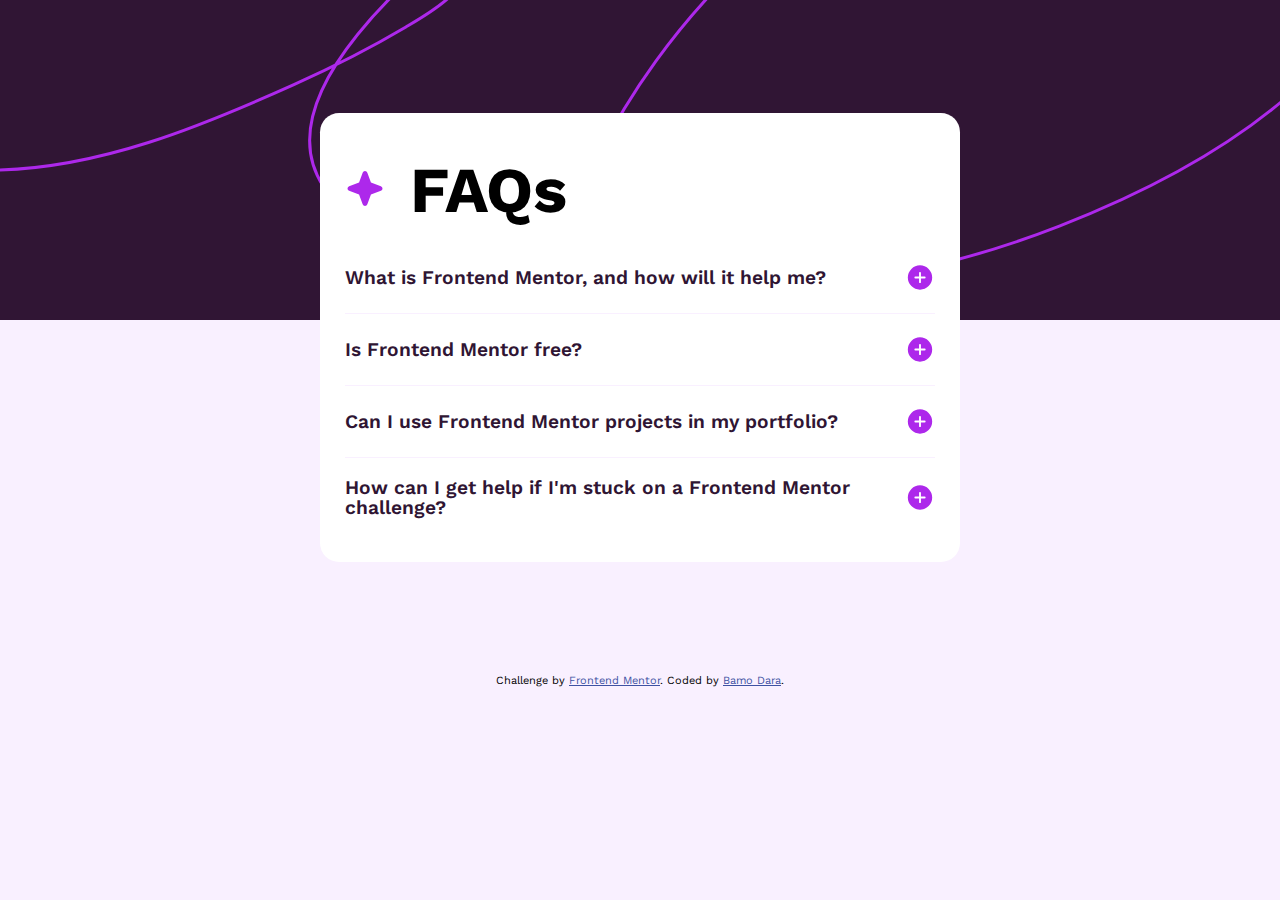
<file: faq-accordion/index.html>
<!DOCTYPE html>
<html lang="en">
<head>
  <meta charset="UTF-8">
  <meta name="viewport" content="width=device-width, initial-scale=1.0"> <!-- displays site properly based on user's device -->

  <link rel="icon" type="image/png" sizes="32x32" href="./assets/images/favicon-32x32.png">
  
  <title>Frontend Mentor | FAQ accordion</title>
  <link rel="preconnect" href="https://fonts.googleapis.com">
  <link rel="preconnect" href="https://fonts.gstatic.com" crossorigin>
  <link href="https://fonts.googleapis.com/css2?family=Work+Sans:ital,wght@0,100..900;1,100..900&display=swap" rel="stylesheet">
  <link href="styles.css" rel="stylesheet" />

  <script src="app.js" defer></script>

</head>
<body>
<main>
  <div class="faq">

    <div class="faq__title">
      <div class="faq__title-icon">
        <img class="faq__title-icon__img" alt="a star icon" src="assets/images/icon-star.svg" />
      </div>
      <h1 class="faq__title__text">FAQs</h1>
    </div>

    <div class="faq__container">
      <div class="faq__container__question">
        <h2 class="faq__container__question__header">What is Frontend Mentor, and how will it help me?</h2>
        <img class="faq__container__question__icon" alt="Icon of accordion button state" src="assets/images/icon-plus.svg" />
      </div>
      <p class="faq__container__answer"> Frontend Mentor offers realistic coding challenges to help developers improve their frontend coding skills with projects in HTML, CSS, and JavaScript. It's suitable for all levels and ideal for portfolio building.</p>
    </div>
    <div class="faq__container">
      <div class="faq__container__question">
        <h2 class="faq__container__question__header">Is Frontend Mentor free?</h2>
        <img class="faq__container__question__icon" alt="Icon of accordion button state" src="assets/images/icon-plus.svg" />
      </div>
      <p class="faq__container__answer">Yes, Frontend Mentor offers both free and premium coding challenges, with the free option providing access to a range of projects suitable for all skill levels.</p>
    </div>

    <div class="faq__container">
      <div class="faq__container__question">
        <h2 class="faq__container__question__header">Can I use Frontend Mentor projects in my portfolio?</h2>
        <img class="faq__container__question__icon" alt="Icon of accordion button state" src="assets/images/icon-plus.svg" />
      </div>
      <p class="faq__container__answer">Yes, you can use projects completed on Frontend Mentor in your portfolio. It's an excellent way to showcase your skills to potential employers!</p>
    </div>

    <div class="faq__container">
      <div class="faq__container__question">
        <h2 class="faq__container__question__header">How can I get help if I'm stuck on a Frontend Mentor challenge?</h2>
        <img class="faq__container__question__icon" alt="Icon of accordion button state" src="assets/images/icon-plus.svg" />
      </div>
      <p class="faq__container__answer">The best place to get help is inside Frontend Mentor's Discord community. There's a help channel where you can ask questions and seek support from other community members.</p>
    </div>
  </div>
</main>

  <div class="attribution">
    Challenge by <a href="https://www.frontendmentor.io/challenges/faq-accordion-wyfFdeBwBz" target="_blank">Frontend Mentor</a>.
    Coded by <a href="https://www.frontendmentor.io/profile/Bamo-D-Abdallah">Bamo Dara</a>.
  </div>
</body>
</html>
</file>
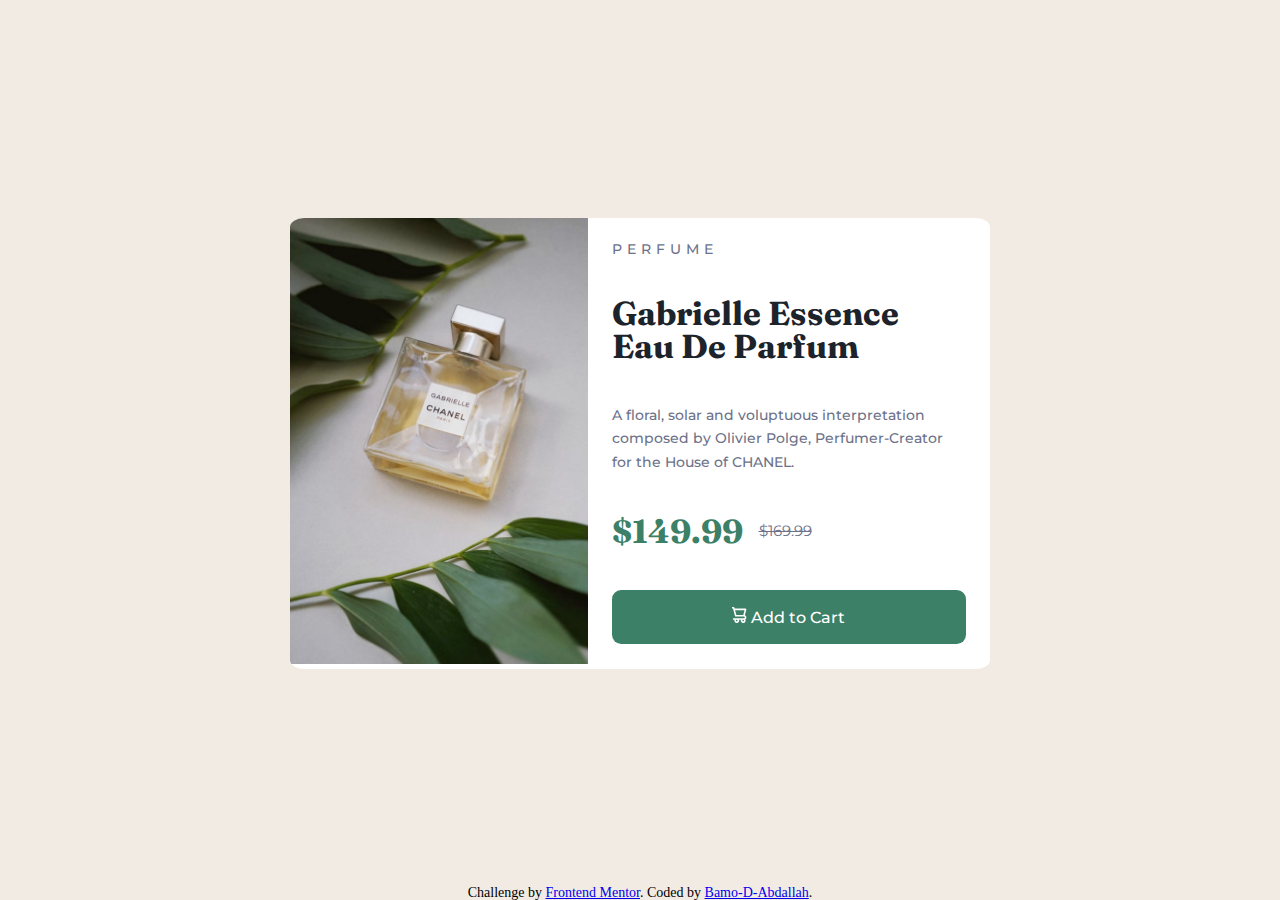
<file: product-preview-card-component/index.html>
<!DOCTYPE html>
<html lang="en">
<head>
  <meta charset="UTF-8">
  <meta name="viewport" content="width=device-width, initial-scale=1.0"> <!-- displays site properly based on user's device -->

  <link rel="icon" type="image/png" sizes="32x32" href="./images/favicon-32x32.png">
  
  <title>Frontend Mentor | Product preview card component</title>


  <link rel="preconnect" href="https://fonts.googleapis.com">
  <link rel="preconnect" href="https://fonts.gstatic.com" crossorigin>
  <link href="https://fonts.googleapis.com/css2?family=Montserrat:ital,wght@0,100..900;1,100..900&display=swap" rel="stylesheet">

  <link rel="preconnect" href="https://fonts.googleapis.com">
  <link rel="preconnect" href="https://fonts.gstatic.com" crossorigin>
  <link href="https://fonts.googleapis.com/css2?family=Fraunces:ital,opsz,wght@0,9..144,100..900;1,9..144,100..900&display=swap" rel="stylesheet">

  <link href="styles.css" rel="stylesheet" />

</head>
<body>

<main>
  <div class="card">
    <div class="card__section1">
      <img class="card__section1__image__mobile" alt="Image of a fragnance" src="images/image-product-mobile.jpg" />
      <img class="card__section1__image__desktop" alt="Image of a fragnance" src="images/image-product-desktop.jpg" />
    </div>

    <div class="card__section2">
      <p class="card__section2__tag">Perfume</p>
      <h1 class="card__section2__header">Gabrielle Essence Eau De Parfum</h1>
      <p class="card__section2__description">A floral, solar and voluptuous interpretation composed by Olivier Polge, Perfumer-Creator for the House of CHANEL.</p>
      <div class="card__section2__price">
        <p class="card__section2__price__discount">$149.99</p>
        <p class="card__section2__price__actual">$169.99</p>
      </div>
      <button class="card__section2__button"><img alt="an icon of cart" src="images/icon-cart.svg"> Add to Cart</button>
    </div>
  </div>
</main>

  
  <div class="attribution">
    Challenge by <a href="https://www.frontendmentor.io/challenges/product-preview-card-component-GO7UmttRfa" target="_blank">Frontend Mentor</a>.
    Coded by <a href="https://www.frontendmentor.io/profile/Bamo-D-Abdallah">Bamo-D-Abdallah</a>.
  </div>
</body>
</html>
</file>
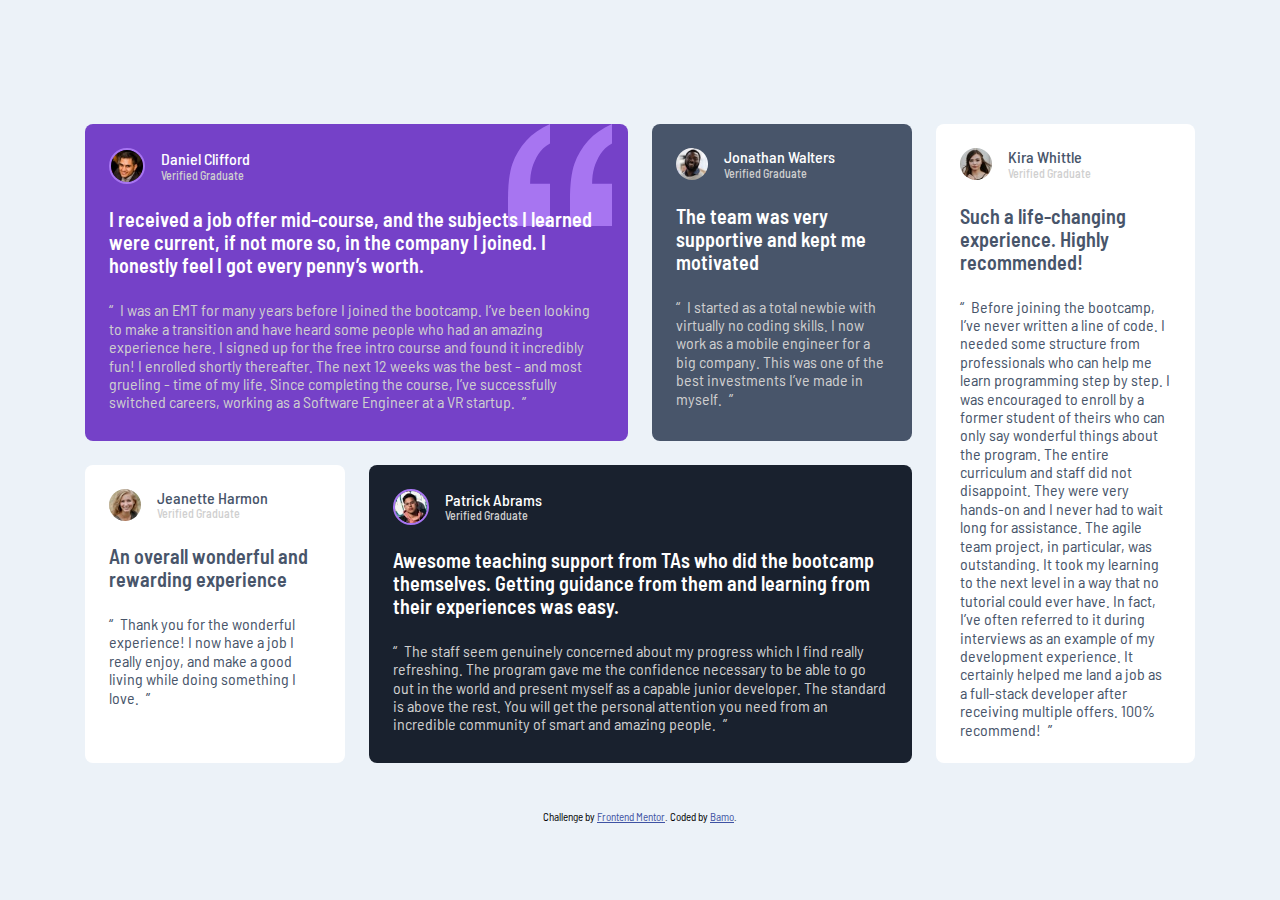
<file: junior/testimonials-grid-section/index.html>
<!doctype html>
<html lang="en">
  <head>
    <meta charset="UTF-8" />
    <meta name="viewport" content="width=device-width, initial-scale=1.0" />
    <!-- displays site properly based on user's device -->

    <link
      rel="icon"
      type="image/png"
      sizes="32x32"
      href="./images/favicon-32x32.png"
    />

    <title>Frontend Mentor | [Challenge Name Here]</title>

    <link rel="preconnect" href="https://fonts.googleapis.com" />
    <link rel="preconnect" href="https://fonts.gstatic.com" crossorigin />
    <link
      href="https://fonts.googleapis.com/css2?family=Barlow+Semi+Condensed:ital,wght@0,100;0,200;0,300;0,400;0,500;0,600;0,700;0,800;0,900;1,100;1,200;1,300;1,400;1,500;1,600;1,700;1,800;1,900&display=swap"
      rel="stylesheet"
    />

    <link rel="stylesheet" href="styles.css" />

    <!-- Feel free to remove these styles or customise in your own stylesheet 👍 -->
    <style>
      .attribution {
        font-size: 11px;
        text-align: center;
      }
      .attribution a {
        color: hsl(228, 45%, 44%);
      }
    </style>
  </head>
  <body>
    <main>
      <div class="card card--violet">
        <div class="card__profile-container">
          <img
            class="card__profile-image card__profile-image--violet"
            src="images/image-daniel.jpg"
            alt="The image of the profile"
          />
          <div class="card__profile-content">
            <p class="card__profile-name">Daniel Clifford</p>
            <p class="card__profile-status">Verified Graduate</p>
          </div>
        </div>
        <p class="card__paragraph">
          I received a job offer mid-course, and the subjects I learned were
          current, if not more so, in the company I joined. I honestly feel I
          got every penny’s worth.
        </p>
        <blockquote class="card__quote">
          I was an EMT for many years before I joined the bootcamp. I’ve been
          looking to make a transition and have heard some people who had an
          amazing experience here. I signed up for the free intro course and
          found it incredibly fun! I enrolled shortly thereafter. The next 12
          weeks was the best - and most grueling - time of my life. Since
          completing the course, I’ve successfully switched careers, working as
          a Software Engineer at a VR startup.
        </blockquote>
      </div>

      <div class="card card--dark-grayish">
        <div class="card__profile-container">
          <img
            class="card__profile-image"
            src="images/image-jonathan.jpg"
            alt="The image of the profile"
          />
          <div class="card__profile-content">
            <p class="card__profile-name">Jonathan Walters</p>
            <p class="card__profile-status">Verified Graduate</p>
          </div>
        </div>
        <p class="card__paragraph">
          The team was very supportive and kept me motivated
        </p>
        <blockquote class="card__quote">
          I started as a total newbie with virtually no coding skills. I now
          work as a mobile engineer for a big company. This was one of the best
          investments I’ve made in myself.
        </blockquote>
      </div>

      <div class="card card--white">
        <div class="card__profile-container">
          <img
            class="card__profile-image"
            src="images/image-jeanette.jpg"
            alt="The image of the profile"
          />
          <div class="card__profile-content">
            <p class="card__profile-name card__profile-name--dark-grayish">
              Jeanette Harmon
            </p>
            <p class="card__profile-status card__profile-status--dark-gray">
              Verified Graduate
            </p>
          </div>
        </div>
        <p class="card__paragraph card__paragraph--dark-grayish">
          An overall wonderful and rewarding experience
        </p>
        <blockquote class="card__quote card__quote--dark-grayish">
          Thank you for the wonderful experience! I now have a job I really
          enjoy, and make a good living while doing something I love.
        </blockquote>
      </div>

      <div class="card card--dark-blue">
        <div class="card__profile-container">
          <img
            class="card__profile-image card__profile-image--violet"
            src="images/image-patrick.jpg"
            alt="The image of the profile"
          />
          <div class="card__profile-content">
            <p class="card__profile-name">Patrick Abrams</p>
            <p class="card__profile-status">Verified Graduate</p>
          </div>
        </div>
        <p class="card__paragraph">
          Awesome teaching support from TAs who did the bootcamp themselves.
          Getting guidance from them and learning from their experiences was
          easy.
        </p>
        <blockquote class="card__quote">
          The staff seem genuinely concerned about my progress which I find
          really refreshing. The program gave me the confidence necessary to be
          able to go out in the world and present myself as a capable junior
          developer. The standard is above the rest. You will get the personal
          attention you need from an incredible community of smart and amazing
          people.
        </blockquote>
      </div>

      <div class="card card--white">
        <div class="card__profile-container">
          <img
            class="card__profile-image"
            src="images/image-kira.jpg"
            alt="The image of the profile"
          />
          <div class="card__profile-content">
            <p class="card__profile-name card__profile-name--dark-grayish">
              Kira Whittle
            </p>
            <p class="card__profile-status">Verified Graduate</p>
          </div>
        </div>
        <p class="card__paragraph card__paragraph--dark-grayish">
          Such a life-changing experience. Highly recommended!
        </p>
        <blockquote class="card__quote card__quote--dark-grayish">
          Before joining the bootcamp, I’ve never written a line of code. I
          needed some structure from professionals who can help me learn
          programming step by step. I was encouraged to enroll by a former
          student of theirs who can only say wonderful things about the program.
          The entire curriculum and staff did not disappoint. They were very
          hands-on and I never had to wait long for assistance. The agile team
          project, in particular, was outstanding. It took my learning to the
          next level in a way that no tutorial could ever have. In fact, I’ve
          often referred to it during interviews as an example of my development
          experience. It certainly helped me land a job as a full-stack
          developer after receiving multiple offers. 100% recommend!
        </blockquote>
      </div>
    </main>

    <footer>
      <div class="attribution">
        Challenge by
        <a
          href="https://www.frontendmentor.io/challenges/testimonials-grid-section-Nnw6J7Un7"
          target="_blank"
          >Frontend Mentor</a
        >. Coded by <a href="https://github.com/Bamo-D-Abdallah">Bamo</a>.
      </div>
    </footer>
  </body>
</html>
</file>
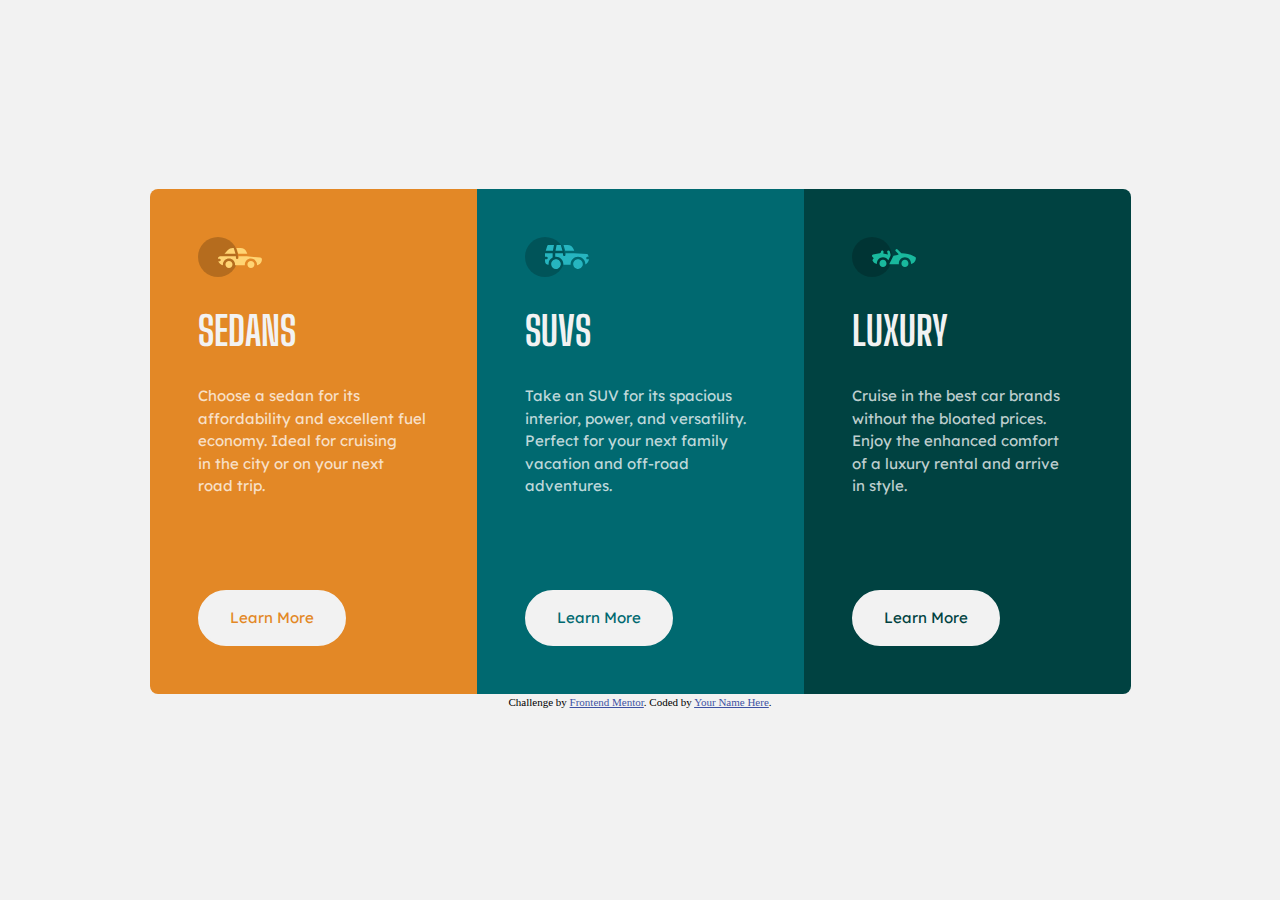
<file: newbie/3-column-preview-card-component/index.html>
<!doctype html>
<html lang="en">
  <head>
    <meta charset="UTF-8" />
    <meta name="viewport" content="width=device-width, initial-scale=1.0" />
    <!-- displays site properly based on user's device -->

    <link rel="preconnect" href="https://fonts.googleapis.com" />
    <link rel="preconnect" href="https://fonts.gstatic.com" crossorigin />
    <link
      href="https://fonts.googleapis.com/css2?family=Lexend+Deca:wght@100..900&family=Outfit:wght@100..900&display=swap"
      rel="stylesheet"
    />

    <link rel="preconnect" href="https://fonts.googleapis.com" />
    <link rel="preconnect" href="https://fonts.gstatic.com" crossorigin />
    <link
      href="https://fonts.googleapis.com/css2?family=Big+Shoulders+Display:wght@100..900&family=Lexend+Deca:wght@100..900&family=Outfit:wght@100..900&display=swap"
      rel="stylesheet"
    />

    <link
      rel="icon"
      type="image/png"
      sizes="32x32"
      href="./images/favicon-32x32.png"
    />

    <link href="./styles.css" rel="stylesheet" />

    <title>Frontend Mentor | 3-column preview card component</title>

    <!-- Feel free to remove these styles or customise in your own stylesheet 👍 -->
    <style>
      .attribution {
        font-size: 11px;
        text-align: center;
      }
      .attribution a {
        color: hsl(228, 45%, 44%);
      }
    </style>
  </head>
  <body>
    <main>
      <div class="container">
        <div class="card card--orange">
          <img alt="" src="./images/icon-sedans.svg" />
          <h1 class="card__header">Sedans</h2>
          <p class="card__text">
            Choose a sedan for its affordability and excellent fuel economy.
            Ideal for cruising in the city or on your next road trip.
          </p>
          <a class="card__link card__link--orange" href="#">Learn More</a>
        </div>

        <div class="card card--light-green">
          <img alt="" src="./images/icon-suvs.svg" />
          <h2 class="card__header">SUVs</h2>
          <p class="card__text">
            Take an SUV for its spacious interior, power, and versatility.
            Perfect for your next family vacation and off-road adventures.
          </p>
          <a class="card__link card__link--light-green" href="#">Learn More</a>
        </div>

        <div class="card card--dark-green">
          <img alt="" src="./images/icon-luxury.svg" />
          <h2 class="card__header">Luxury</h2>
          <p class="card__text">
            Cruise in the best car brands without the bloated prices. Enjoy the
            enhanced comfort of a luxury rental and arrive in style.
          </p>
          <a class="card__link card__link--dark-green" href="#">Learn More</a>
        </div>
      </div>
    </main>
    <footer>
      <div class="attribution">
        Challenge by
        <a href="https://www.frontendmentor.io?ref=challenge" target="_blank"
          >Frontend Mentor</a
        >. Coded by <a href="#">Your Name Here</a>.
      </div>
    </footer>
  </body>
</html>
</file>
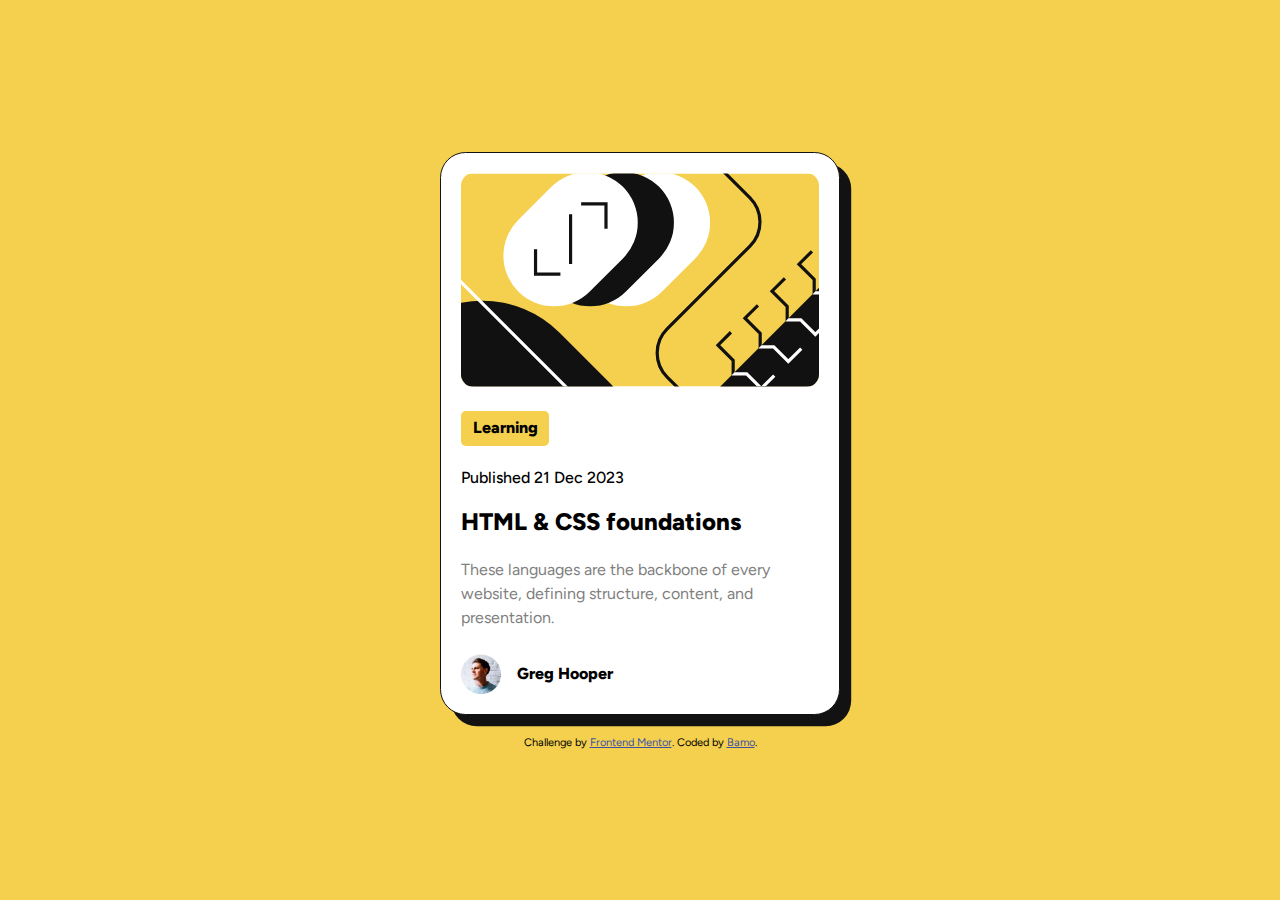
<file: newbie/blog-preview-card/index.html>
<!DOCTYPE html>
<html lang="en">
<head>
  <meta charset="UTF-8">
  <meta name="viewport" content="width=device-width, initial-scale=1.0"> <!-- displays site properly based on user's device -->

  <link rel="icon" type="image/png" sizes="32x32" href="./assets/images/favicon-32x32.png">

  <link href="styles.css" rel="stylesheet" />
  <link rel="preconnect" href="https://fonts.googleapis.com">
  <link rel="preconnect" href="https://fonts.gstatic.com" crossorigin>
  <link href="https://fonts.googleapis.com/css2?family=Figtree:ital,wght@0,300..900;1,300..900&display=swap" rel="stylesheet">


  <title>Frontend Mentor | Blog preview card</title>

</head>
<body>

<main>

  <div class="card">
    <img class="card__image" alt="A meaningless image" src="assets/images/illustration-article.svg" />
    <p class="card__tag">Learning</p>
    <p class="card__date">Published 21 Dec 2023</p>
    <h1 class="card__header">HTML & CSS foundations</h1>
    <p class="card__body">These languages are the backbone of every website, defining structure, content, and presentation.</p>
    <div class="card__author-container">
      <img class="card__author-image" alt="The image of the author" src="assets/images/image-avatar.webp" />
      <p class="card__author-name">Greg Hooper</p>
    </div>

  </div>

</main>
<footer>
  <div class="attribution">
    Challenge by <a href="https://www.frontendmentor.io/challenges/blog-preview-card-ckPaj01IcS" target="_blank">Frontend Mentor</a>.
    Coded by <a href="https://www.frontendmentor.io/profile/Bamo-D-Abdallah">Bamo</a>.
  </div>
</footer>

</body>
</html>
</file>
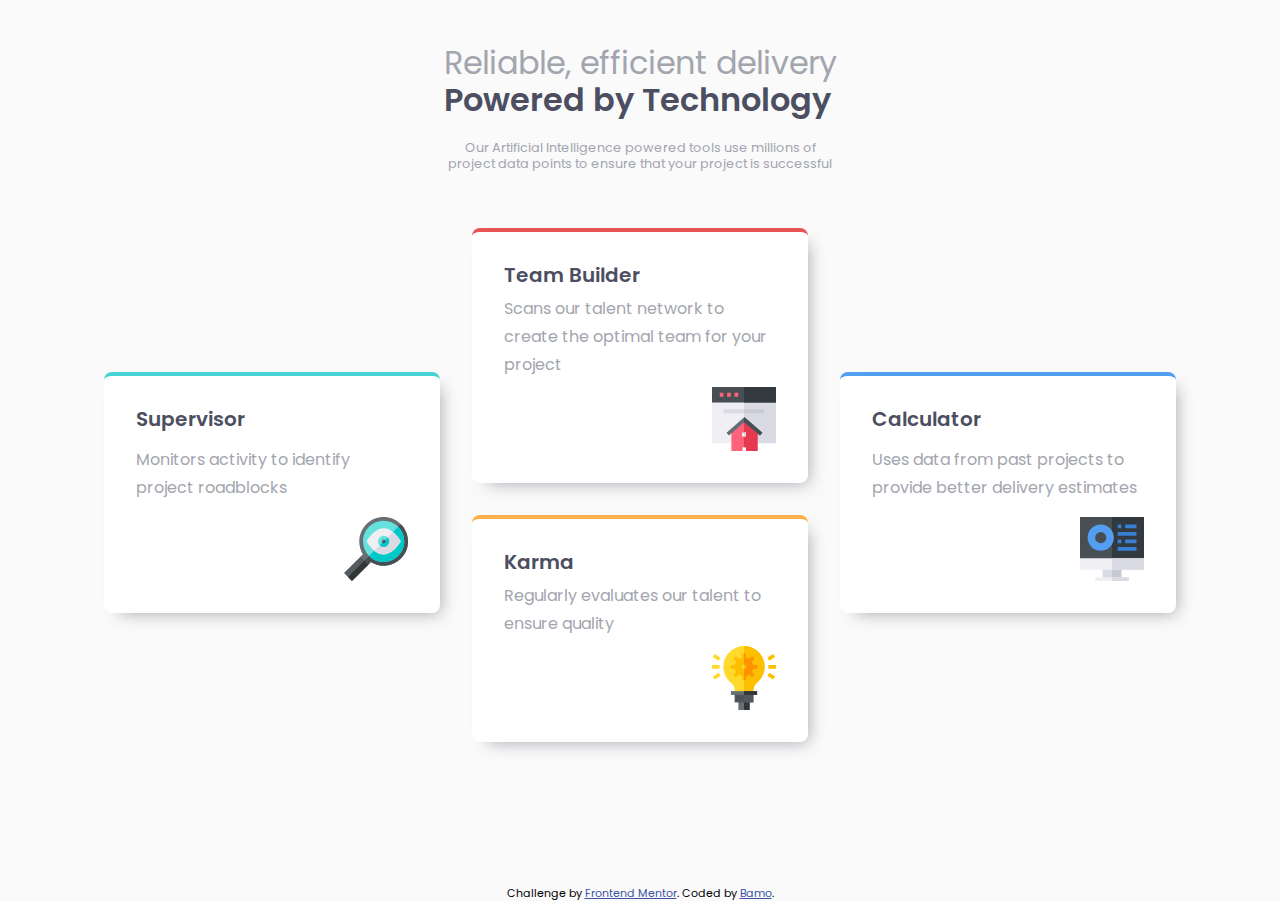
<file: newbie/four-card-feature-section/index.html>
<!DOCTYPE html>
<html lang="en">
<head>
  <meta charset="UTF-8">
  <meta name="viewport" content="width=device-width, initial-scale=1.0"> <!-- displays site properly based on user's device -->

  <link rel="icon" type="image/png" sizes="22x22" href="./images/favicon-32x32.png">


  <link rel="stylesheet" href="styles.css" />

  <link rel="preconnect" href="https://fonts.googleapis.com">
  <link rel="preconnect" href="https://fonts.gstatic.com" crossorigin>
  <link href="https://fonts.googleapis.com/css2?family=Poppins:ital,wght@0,100;0,200;0,300;0,400;0,500;0,600;0,700;0,800;0,900;1,100;1,200;1,300;1,400;1,500;1,600;1,700;1,800;1,900&display=swap" rel="stylesheet">


  <title>Frontend Mentor | Four card feature section</title>

  <!-- Feel free to remove these styles or customise in your own stylesheet 👍 -->
  <style>
    .attribution { font-size: 11px; text-align: center; }
    .attribution a { color: hsl(228, 45%, 44%); }
  </style>
</head>
<body>

<main>
  <div class="content">
    <h1 class="content__header content__header--regular">Reliable, efficient delivery <br /><span class="content__header content__header--strong">Powered by Technology</span></h1>
    <p class="content__paragraph">Our Artificial Intelligence powered tools use millions of project data points
      to ensure that your project is successful</p>
  </div>
  <div class="cards-container">
    <div class="card card--cyan">
      <h2 class="card__header">Supervisor</h2>
      <p class="card__paragraph">Monitors activity to identify project roadblocks</p>
      <img class="card__icon" alt="" src="images/icon-supervisor.svg" />
    </div>

    <div class="card card--red">
      <h2 class="card__header">Team Builder</h2>
      <p class="card__paragraph">Scans our talent network to create the optimal team for your project
      </p>
      <img class="card__icon" alt="" src="images/icon-team-builder.svg" />
    </div>

    <div class="card card--orange">
      <h2 class="card__header">Karma</h2>
      <p class="card__paragraph">Regularly evaluates our talent to ensure quality</p>
      <img class="card__icon" alt="" src="images/icon-karma.svg" />
    </div>

    <div class="card card--blue">
      <h2 class="card__header">Calculator</h2>
      <p class="card__paragraph">Uses data from past projects to provide better delivery estimates</p>
      <img class="card__icon" alt="" src="images/icon-calculator.svg" />
    </div>
  </div>




</main>
  


  
  <footer>
    <p class="attribution">
      Challenge by <a href="https://www.frontendmentor.io/challenges/four-card-feature-section-weK1eFYK" target="_blank">Frontend Mentor</a>.
      Coded by <a href="https://github.com/Bamo-D-Abdallah">Bamo</a>.
    </p>
  </footer>
</body>
</html>
</file>
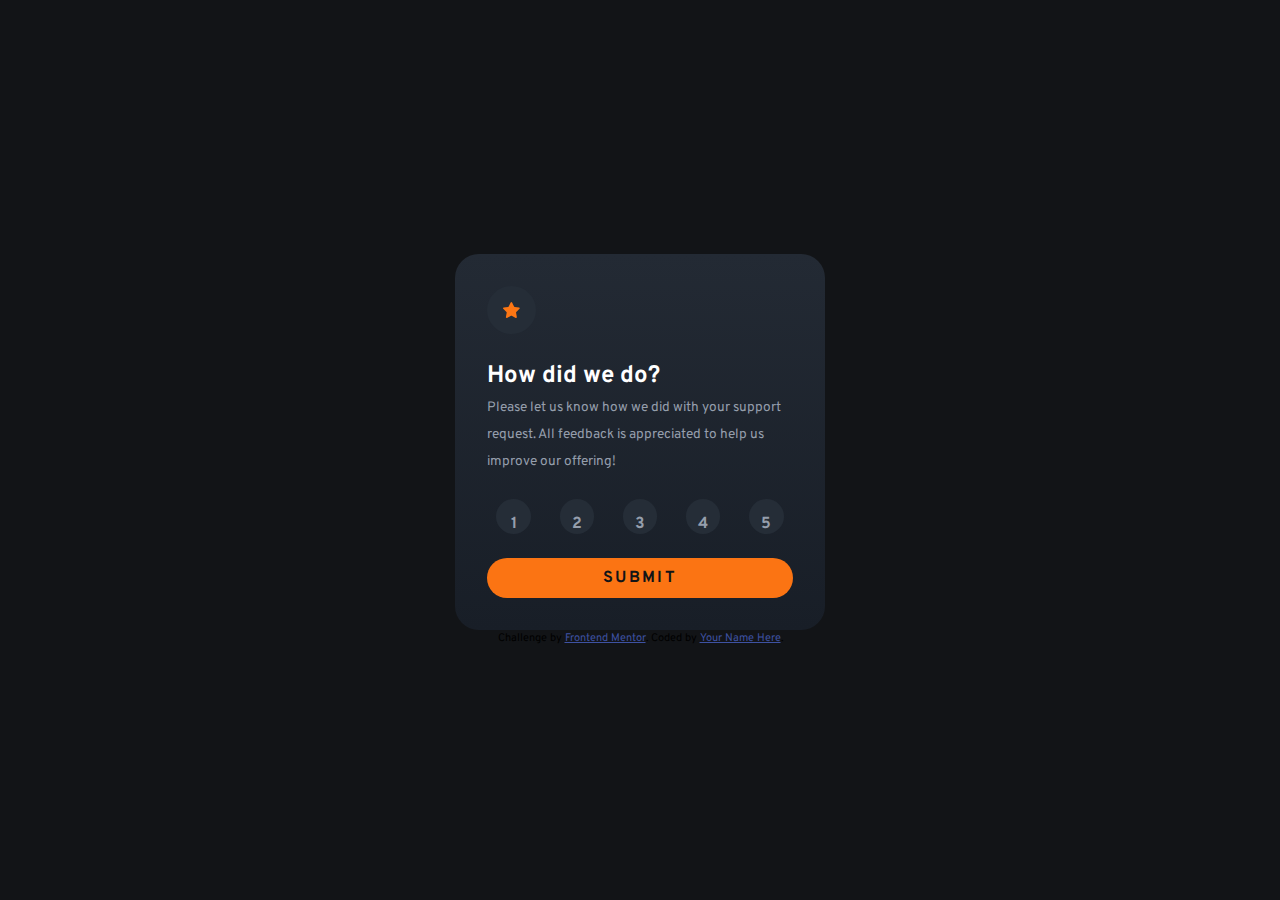
<file: newbie/interactive-rating-component/index.html>
<!DOCTYPE html>
<html lang="en">
<head>
  <meta charset="UTF-8">
  <meta name="viewport" content="width=device-width, initial-scale=1.0"> <!-- displays site properly based on user's device -->

  <link rel="icon" type="image/png" sizes="32x32" href="./images/favicon-32x32.png">

  <link rel="preconnect" href="https://fonts.googleapis.com">
  <link rel="preconnect" href="https://fonts.gstatic.com" crossorigin>
  <link href="https://fonts.googleapis.com/css2?family=Overpass:ital,wght@0,100..900;1,100..900&display=swap" rel="stylesheet">

  <link rel="stylesheet" href="styles.css" />

  <script src="app.js" defer></script>
  <title>Frontend Mentor | Interactive rating component</title>

  <!-- Feel free to remove these styles or customise in your own stylesheet 👍 -->
  <style>
    .attribution { font-size: 11px; text-align: center; }
    .attribution a { color: hsl(228, 45%, 44%); }
  </style>
</head>
<body>

  <!-- Rating state start -->

  <main>

    <form class="submit-card js-submit-card">
      <div class="submit-card__icon-container">
        <img class="submit-card__icon" src="images/icon-star.svg" alt="star icon" />
      </div>

      <hgroup>
        <h1 class="submit-card__header">How did we do?</h1>
        <p class="submit-card__paragraph">Please let us know how we did with your support request. All feedback is appreciated to help us improve our offering!</p>
      </hgroup>
      <div class="submit-card__rating-container">
        <input class="js-radio" id="rating-1" type="radio" name="radio" value="1">
        <label class="submit-card__rating" for="rating-1">1</label>

        <input class="js-radio" id="rating-2" type="radio" name="radio" value="2">
        <label class="submit-card__rating" for="rating-2">2</label>

        <input class="js-radio" id="rating-3" type="radio" name="radio" value="3">
        <label class="submit-card__rating" for="rating-3">3</label>

        <input class="js-radio" id="rating-4" type="radio" name="radio" value="4">
        <label class="submit-card__rating" for="rating-4">4</label>

        <input class="js-radio" id="rating-5" type="radio" name="radio" value="5">
        <label class="submit-card__rating" for="rating-5">5</label>
      </div>
      <input type="submit" class="submit-card__submit js-submit">
    </form>



    <div class="success-card js-success-card" style="display: none">
      <img src="images/illustration-thank-you.svg" alt="An image of a mobile phone">
      <p class="success-card__tag js-tag">You selected 4 out of 5</p>

      <hgroup>
        <h2 class="success-card__header">Thank you!</h2>
        <p class="success-card__paragraph">We appreciate you taking the time to give a rating. If you ever need more support, don’t hesitate to get in touch!</p>
      </hgroup>
    </div>
  </main>


  <footer>
    <div class="attribution">
      Challenge by <a href="https://www.frontendmentor.io?ref=challenge" target="_blank">Frontend Mentor</a>.
      Coded by <a href="#">Your Name Here</a>.
    </div>
  </footer>

</body>
</html>
</file>
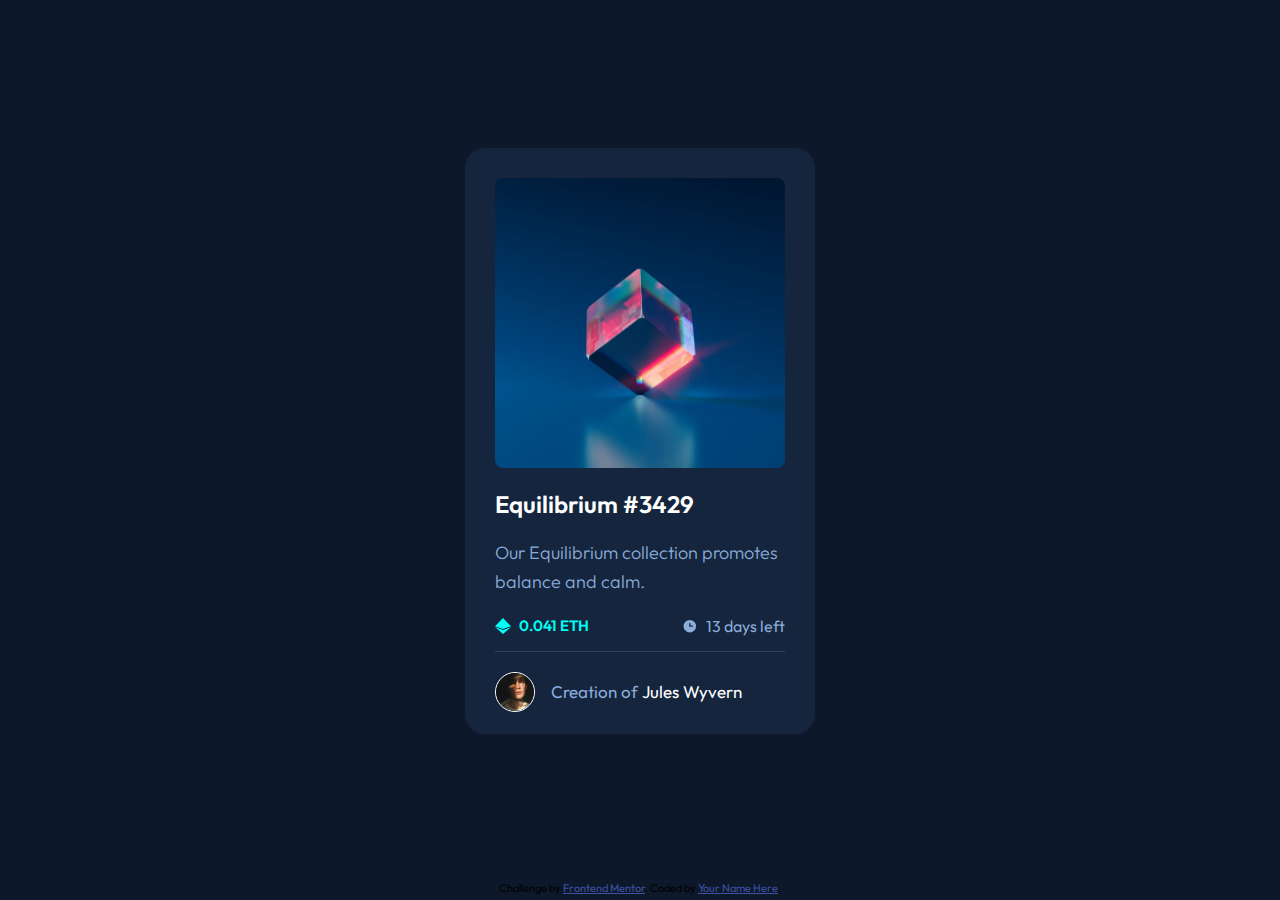
<file: newbie/nft-preview-card-component/index.html>
<!doctype html>
<html lang="en">
    <head>
        <meta charset="UTF-8" />
        <meta name="viewport" content="width=device-width, initial-scale=1.0" />
        <!-- displays site properly based on user's device -->

        <link
            rel="icon"
            type="image/png"
            sizes="32x32"
            href="./images/favicon-32x32.png"
        />
        <link rel="preconnect" href="https://fonts.googleapis.com" />
        <link rel="preconnect" href="https://fonts.gstatic.com" crossorigin />
        <link
            href="https://fonts.googleapis.com/css2?family=Outfit:wght@100..900&display=swap"
            rel="stylesheet"
        />
        <link rel="stylesheet" href="./styles.css" />
        <title>Frontend Mentor | NFT preview card component</title>

        <!-- Feel free to remove these styles or customise in your own stylesheet 👍 -->
        <style>
            .attribution {
                font-size: 11px;
                text-align: center;
            }
            .attribution a {
                color: hsl(228, 45%, 44%);
            }
        </style>
    </head>
    <body>
        <main>
            <div class="card">
                <div class="card__main-image">
                    <img alt="" src="./images/image-equilibrium.jpg" />
                    <div class="card__main-image-overlay"></div>
                </div>
                <h1 class="card__header">Equilibrium #3429</h1>
                <p class="card__text">
                    Our Equilibrium collection promotes balance and calm.
                </p>
                <div class="card__point-container">
                    <div class="icon-text">
                        <img alt="" src="./images/icon-ethereum.svg" />
                        <span class="card__point">0.041 ETH</span>
                    </div>

                    <div class="icon-text">
                        <img alt="" src="./images/icon-clock.svg" />
                        <span class="card__days">13 days left</span>
                    </div>
                </div>
                <div class="card__user-container">
                    <img alt="The user icon" src="./images/image-avatar.png" />
                    <p class="card__user">
                        Creation of <span>Jules Wyvern</span>
                    </p>
                </div>
            </div>
        </main>
        <footer>
            <div class="attribution">
                Challenge by
                <a
                    href="https://www.frontendmentor.io?ref=challenge"
                    target="_blank"
                    >Frontend Mentor</a
                >. Coded by <a href="#">Your Name Here</a>.
            </div>
        </footer>
    </body>
</html>
</file>
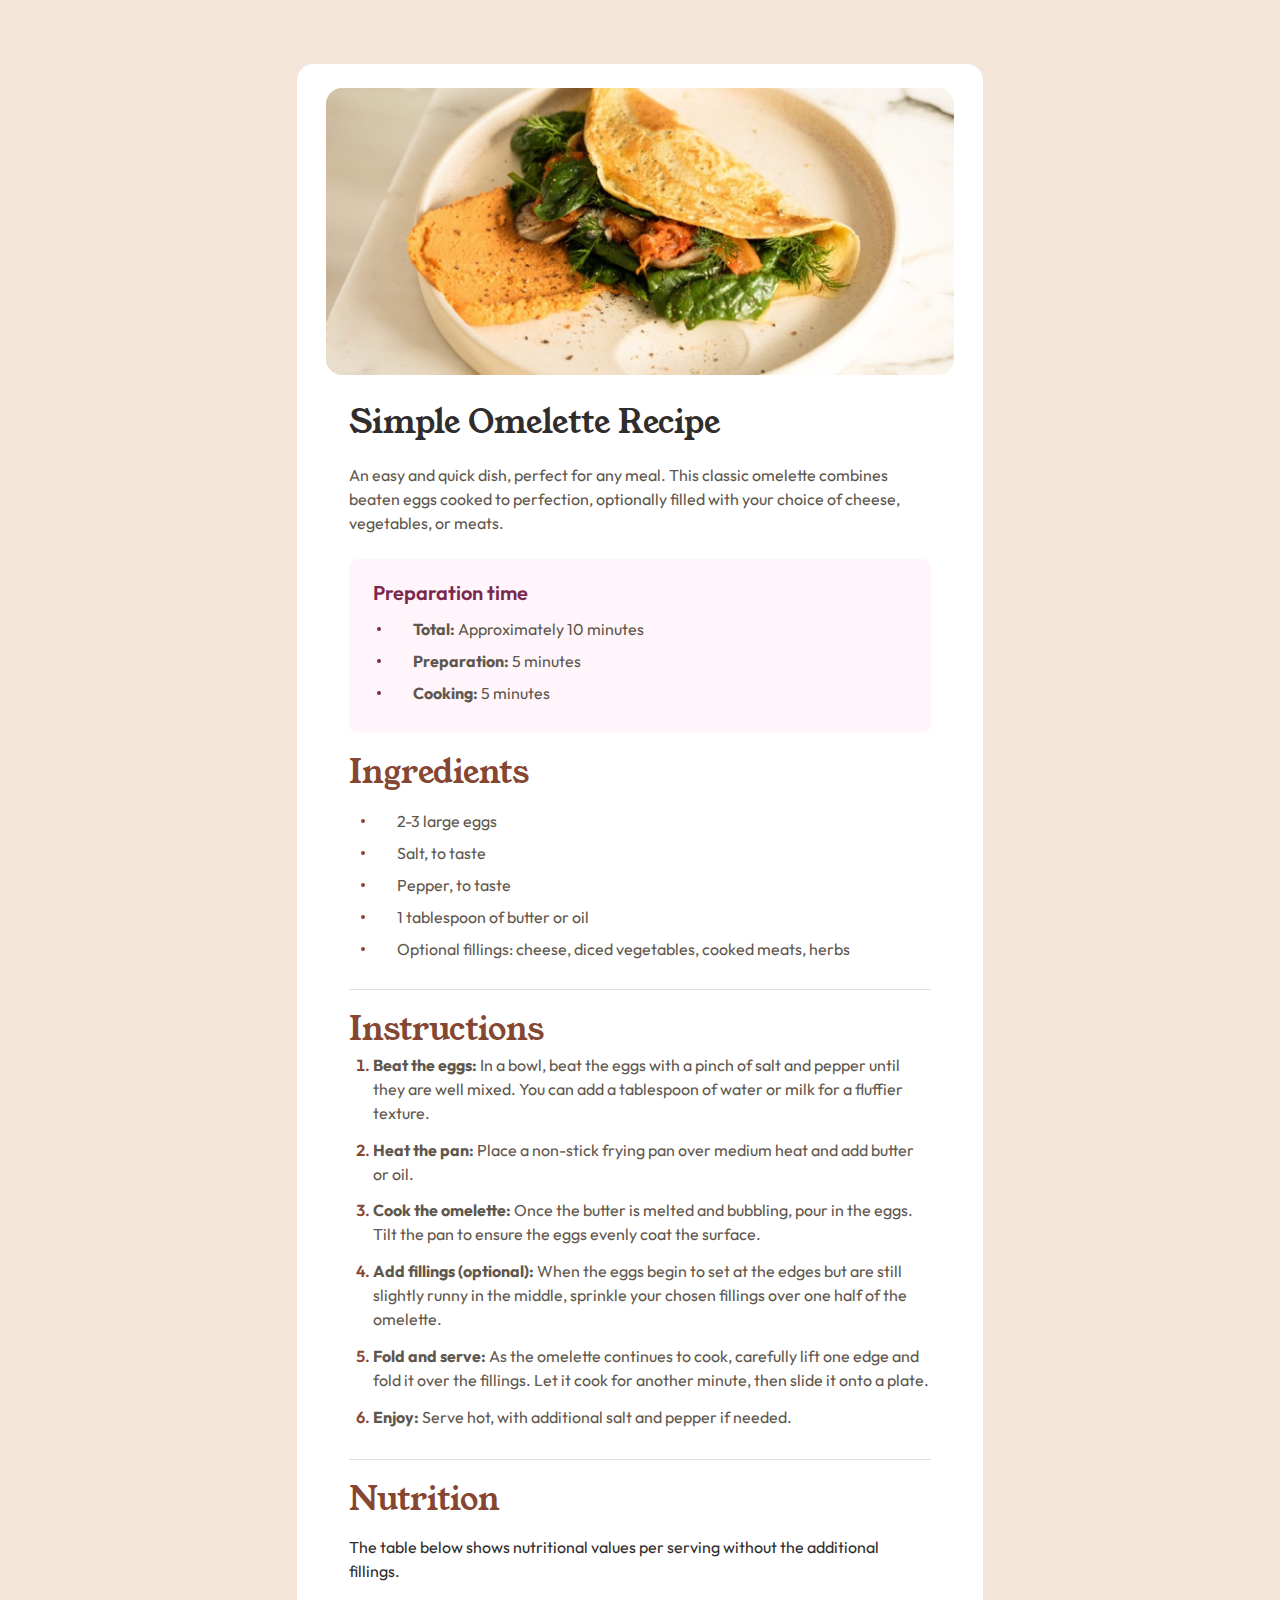
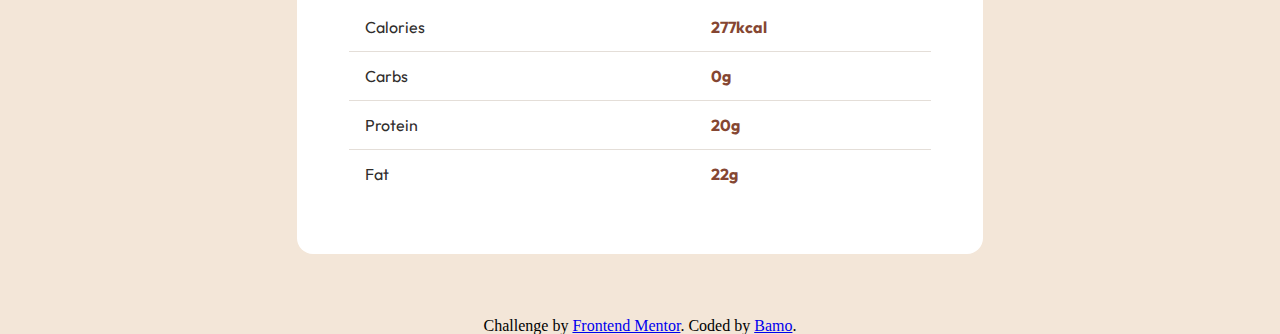
<file: newbie/recipe-page/index.html>
<!DOCTYPE html>
<html lang="en">
<head>
  <meta charset="UTF-8">
  <meta name="viewport" content="width=device-width, initial-scale=1.0"> <!-- displays site properly based on user's device -->

  <link rel="icon" type="image/png" sizes="32x32" href="./assets/images/favicon-32x32.png">
  
  <title>Frontend Mentor | Recipe page</title>

  <link rel="preconnect" href="https://fonts.googleapis.com">
  <link rel="preconnect" href="https://fonts.gstatic.com" crossorigin>
  <link href="https://fonts.googleapis.com/css2?family=Young+Serif&display=swap" rel="stylesheet">

  <link rel="preconnect" href="https://fonts.googleapis.com">
  <link rel="preconnect" href="https://fonts.gstatic.com" crossorigin>
  <link href="https://fonts.googleapis.com/css2?family=Outfit:wght@100..900&display=swap" rel="stylesheet">

  <link rel="stylesheet" href="styles.css" />

</head>
<body>

<main>
  <div class="omelette-image">
    <img alt="An image of an omelette" src="assets/images/image-omelette.jpeg" />
  </div>
  <div class="content">


    <h1 class="site-header">Simple Omelette Recipe</h1>


    <p class="site-paragraph">An easy and quick dish, perfect for any meal. This classic omelette combines beaten eggs cooked to perfection, optionally filled with your choice of cheese, vegetables, or meats.</p>

    <div class="preparation-time">
      <h2 class="preparation-time__header">Preparation time</h2>
      <ul class="preparation-time__list-container">
        <li class="preparation-time__list-item"><p><strong>Total:</strong> Approximately 10 minutes</p></li>
        <li class="preparation-time__list-item"><p><strong>Preparation:</strong> 5 minutes</p></li>
        <li class="preparation-time__list-item"><p><strong>Cooking:</strong> 5 minutes</p></li>
      </ul>
    </div>

    <div class="ingredients">

      <h2 class="ingredients__header">Ingredients</h2>

      <ul class="ingredients__list-container">
        <li class="ingredients__list-item">2-3 large eggs</li>
        <li class="ingredients__list-item">Salt, to taste</li>
        <li class="ingredients__list-item">Pepper, to taste</li>
        <li class="ingredients__list-item">1 tablespoon of butter or oil</li>
        <li class="ingredients__list-item">Optional fillings: cheese, diced vegetables, cooked meats, herbs</li>
      </ul>

    </div>

    <div class="instructions">
      <h2 class="instructions__header">Instructions</h2>
      <ol class="instructions__list-container">
        <li class="instructions__list-item"><strong>Beat the eggs:</strong> In a bowl, beat the eggs with a pinch of salt and pepper until they are well mixed. You can add a tablespoon of water or milk for a fluffier texture.</li>
        <li class="instructions__list-item"><strong>Heat the pan:</strong> Place a non-stick frying pan over medium heat and add butter or oil.</li>
        <li class="instructions__list-item"><strong>Cook the omelette:</strong> Once the butter is melted and bubbling, pour in the eggs. Tilt the pan to ensure the eggs evenly coat the surface.</li>
        <li class="instructions__list-item"><strong>Add fillings (optional):</strong> When the eggs begin to set at the edges but are still slightly runny in the middle, sprinkle your chosen fillings over one half of the omelette.</li>
        <li class="instructions__list-item"><strong>Fold and serve:</strong> As the omelette continues to cook, carefully lift one edge and fold it over the fillings. Let it cook for another minute, then slide it onto a plate.</li>
        <li class="instructions__list-item"><strong>Enjoy:</strong> Serve hot, with additional salt and pepper if needed.</li>
      </ol>
    </div>

    <div class="nutrition">
      <h2 class="nutrition__header">Nutrition</h2>

      <p class="nutrition__paragraph">The table below shows nutritional values per serving without the additional fillings.</p>

      <table>
        <tr class="nutrition__row">
          <td class="nutrition__name">Calories</td>
          <td class="nutrition__amount">277kcal</td>
        </tr>

        <tr class="nutrition__row">
          <td class="nutrition__name">Carbs</td>
          <td class="nutrition__amount">0g</td>
        </tr>

        <tr class="nutrition__row">
          <td class="nutrition__name">Protein</td>
          <td class="nutrition__amount">20g</td>
        </tr>

        <tr class="nutrition__row">
          <td class="nutrition__name">Fat</td>
          <td class="nutrition__amount">22g</td>
        </tr>
      </table>

    </div>
  </div>
</main>
<footer>
  <div class="attribution">
    Challenge by <a href="https://www.frontendmentor.io/challenges/recipe-page-KiTsR8QQKm" target="_blank">Frontend Mentor</a>.
    Coded by <a href="https://www.frontendmentor.io/profile/Bamo-D-Abdallah">Bamo</a>.
  </div>
</footer>


</body>
</html>
</file>
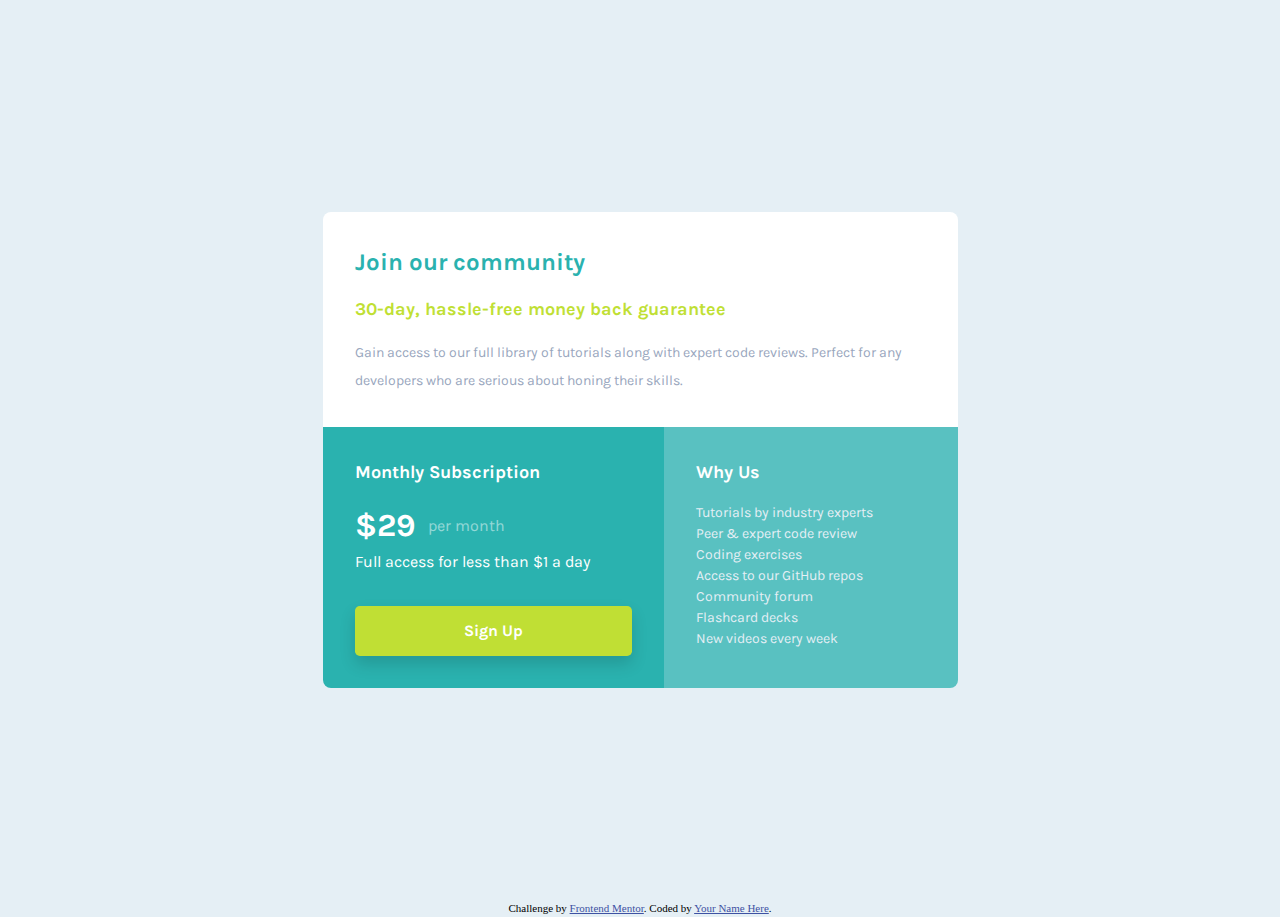
<file: newbie/single-price-grid-component/index.html>
<!doctype html>
<html lang="en">
  <head>
    <meta charset="UTF-8" />
    <meta name="viewport" content="width=device-width, initial-scale=1.0" />
    <!-- displays site properly based on user's device -->

    <link
      rel="icon"
      type="image/png"
      sizes="32x32"
      href="./images/favicon-32x32.png"
    />
    <link rel="preconnect" href="https://fonts.googleapis.com" />
    <link rel="preconnect" href="https://fonts.gstatic.com" crossorigin />
    <link
      href="https://fonts.googleapis.com/css2?family=Big+Shoulders+Display:wght@100..900&family=Karla:ital,wght@0,200..800;1,200..800&family=Lexend+Deca:wght@100..900&family=Outfit:wght@100..900&display=swap"
      rel="stylesheet"
    />

    <link rel="stylesheet" href="./styles.css" />

    <title>Frontend Mentor | Single Price Grid Component</title>

    <!-- Feel free to remove these styles or customise in your own stylesheet 👍 -->
    <style>
      .attribution {
        font-size: 11px;
        text-align: center;
      }
      .attribution a {
        color: hsl(228, 45%, 44%);
      }
    </style>
  </head>
  <body>
    <main>
      <div class="card">
        <section class="information">
          <h2 class="card__header card__header--green">Join our community</h2>
          <p class="information__subheader">
            30-day, hassle-free money back guarantee
          </p>
          <p class="information__body">
            Gain access to our full library of tutorials along with expert code
            reviews. Perfect for any developers who are serious about honing
            their skills.
          </p>
        </section>
        <section class="subscription">
          <h2 class="card__header card__header--white">Monthly Subscription</h2>
          <div class="subscription__price-container">
            <div>
              <p class="subscription__price">&dollar;29</p>
              <p class="subscription__timeline">per month</p>
            </div>
            <p class="subscription__simple">
              Full access for less than &dollar;1 a day
            </p>
          </div>
          <button class="subscription__button">Sign Up</button>
        </section>
        <section class="reasons">
          <h2 class="card__header card__header--white">Why Us</h2>
          <ul class="reasons__list">
            <li class="reasons__list-item">Tutorials by industry experts</li>
            <li class="reasons__list-item">Peer &amp; expert code review</li>
            <li class="reasons__list-item">Coding exercises</li>
            <li class="reasons__list-item">Access to our GitHub repos</li>
            <li class="reasons__list-item">Community forum</li>
            <li class="reasons__list-item">Flashcard decks</li>
            <li class="reasons__list-item">New videos every week</li>
          </ul>
        </section>
      </div>
    </main>

    <footer>
      <p class="attribution">
        Challenge by
        <a href="https://www.frontendmentor.io?ref=challenge" target="_blank"
          >Frontend Mentor</a
        >. Coded by <a href="#">Your Name Here</a>.
      </p>
    </footer>
  </body>
</html>
</file>
<file: faq-accordion/styles.css>
html, body, div, span, applet, object, iframe,
h1, h2, h3, h4, h5, h6, p, blockquote, pre,
a, abbr, acronym, address, big, cite, code,
del, dfn, em, img, ins, kbd, q, s, samp,
small, strike, strong, sub, sup, tt, var,
b, u, i, center,
dl, dt, dd, ol, ul, li,
fieldset, form, label, legend,
table, caption, tbody, tfoot, thead, tr, th, td,
article, aside, canvas, details, embed,
figure, figcaption, footer, header, hgroup,
menu, nav, output, ruby, section, summary,
time, mark, audio, video {
  margin: 0;
  padding: 0;
  border: 0;
  font-size: 100%;
  font: inherit;
  vertical-align: baseline;
}

/* HTML5 display-role reset for older browsers */
article, aside, details, figcaption, figure,
footer, header, hgroup, menu, nav, section {
  display: block;
}

body {
  line-height: 1;
}

ol, ul {
  list-style: none;
}

blockquote, q {
  quotes: none;
}

blockquote:before, blockquote:after,
q:before, q:after {
  content: "";
  content: none;
}

table {
  border-collapse: collapse;
  border-spacing: 0;
}

* {
  box-sizing: border-box;
}

:root {
  --color-white: hsl(0, 0%, 100%);
  --color-light-pink: hsl(275, 100%, 97%);
  --color-grayish-purple: hsl(292, 16%, 49%);
  --color-dark-purple: hsl(292, 42%, 14%);
}

.attribution {
  font-size: 11px;
  text-align: center;
}

.attribution a {
  color: hsl(228, 45%, 44%);
}

:root {
  --font-weight-regular: 400;
  --font-weight-medium: 600;
  --font-weight-bold: 700;
  --font-primary: "Work Sans";
}

.faq__title, .faq__container {
  padding: 1.25em 0;
}

.faq {
  display: flex;
  flex-direction: column;
  justify-content: center;
  padding: 1.5625em;
  background-color: var(--color-white);
  border-radius: 1.5vw;
  width: 90%;
  align-items: flex-start;
}
@media screen and (min-width: 23.5em) {
  .faq {
    width: 50vw;
  }
}
.faq__container {
  display: flex;
  flex-direction: column;
  justify-content: center;
  width: 100%;
  justify-content: space-around;
}
.faq__container:not(:last-child) {
  border-bottom: 1px solid var(--color-light-pink);
}
.faq__container__question {
  display: flex;
  align-items: center;
  justify-content: space-between;
}
.faq__container__question__header {
  color: var(--color-dark-purple);
  font-weight: var(--font-weight-medium);
  font-size: clamp(1.1rem, 5vw, 1.2rem);
  width: 70%;
}
@media screen and (min-width: 23.5em) {
  .faq__container__question__header {
    width: 95%;
  }
}
.faq__container__question__header:hover {
  color: #AD28EB;
  cursor: pointer;
}
.faq__container__question__icon {
  cursor: pointer;
}
.faq__container__answer {
  max-height: 0;
  color: var(--color-grayish-purple);
  transform: scaleY(0);
  padding: 0;
  transition: ease-out 50ms;
  line-height: 1.5;
  font-size: clamp(1rem, 5vw, 1.05rem);
}
.faq__container__answer--active {
  max-height: 100%;
  padding: 1.25em 0 0 0;
  transform: scaleY(1);
  transition: ease-out 50ms;
}
.faq__title-icon {
  width: 20%;
}
.faq__title-icon__img {
  max-width: 100%;
  height: auto;
}
.faq__title {
  display: flex;
  align-items: center;
  justify-content: flex-start;
  column-gap: 1.5625em;
}
.faq__title__text {
  font-size: clamp(2rem, 5vw, 4rem);
  font-weight: var(--font-weight-bold);
}
.faq__question {
  display: flex;
  justify-content: space-between;
}

main {
  display: flex;
  flex-direction: column;
  justify-content: center;
  align-items: center;
  height: 70vh;
}
@media screen and (min-width: 23.5em) {
  main {
    height: 75vh;
  }
}

body {
  height: 100vh;
  background-color: var(--color-light-pink);
  background-image: url("assets/images/background-pattern-mobile.svg");
  background-repeat: no-repeat;
  font-family: var(--font-primary), sans-serif;
}
@media screen and (min-width: 23.5em) {
  body {
    background-image: url("assets/images/background-pattern-desktop.svg");
  }
}

/*# sourceMappingURL=styles.css.map */
</file>
<file: product-preview-card-component/styles.css>
:root {
  --color-dark-cyan: hsl(158, 36%, 37%);
  --color-cream: hsl(30, 38%, 92%);
  --color-very-dark-blue: hsl(212, 21%, 14%);
  --color-dark-grayish-blue: hsl(228, 12%, 48%);
  --color-white: hsl(0, 0%, 100%);
  --font-family-montserrat: "Montserrat";
  --font-family-fraunces: "Fraunces";
  --font-weight-bold: 700;
  --font-weight-regular: 500;
}

html, body, div, span, applet, object, iframe,
h1, h2, h3, h4, h5, h6, p, blockquote, pre,
a, abbr, acronym, address, big, cite, code,
del, dfn, em, img, ins, kbd, q, s, samp,
small, strike, strong, sub, sup, tt, var,
b, u, i, center,
dl, dt, dd, ol, ul, li,
fieldset, form, label, legend,
table, caption, tbody, tfoot, thead, tr, th, td,
article, aside, canvas, details, embed,
figure, figcaption, footer, header, hgroup,
menu, nav, output, ruby, section, summary,
time, mark, audio, video {
  margin: 0;
  padding: 0;
  border: 0;
  font-size: 100%;
  font: inherit;
  vertical-align: baseline;
}

/* HTML5 display-role reset for older browsers */
article, aside, details, figcaption, figure,
footer, header, hgroup, menu, nav, section {
  display: block;
}

body {
  line-height: 1;
}

ol, ul {
  list-style: none;
}

blockquote, q {
  quotes: none;
}

blockquote:before, blockquote:after,
q:before, q:after {
  content: "";
  content: none;
}

table {
  border-collapse: collapse;
  border-spacing: 0;
}

* {
  box-sizing: border-box;
}

body {
  display: flex;
  flex-direction: column;
  justify-content: space-between;
  align-items: center;
  font-size: 14px;
  background-color: var(--color-cream);
  height: 100vh;
  width: 100vw;
}

main {
  display: flex;
  justify-content: center;
  align-items: center;
  height: 99%;
}

.card {
  display: flex;
  flex-direction: column;
  width: 90%;
  height: 95%;
  background-color: var(--color-white);
  border-radius: 2%;
  overflow: hidden;
}
@media (min-width: 26.8571428571rem) {
  .card {
    flex-direction: row;
    min-height: 32.2142857143em;
    height: 35%;
    min-width: 50em;
    width: 50%;
  }
}

.card__section1 {
  width: 100%;
}
.card__section1 > img {
  max-width: 100%;
  height: auto;
}
.card__section1__image__mobile {
  display: block;
}
@media (min-width: 26.8571428571rem) {
  .card__section1__image__mobile {
    display: none;
  }
}
.card__section1__image__desktop {
  display: none;
}
@media (min-width: 26.8571428571rem) {
  .card__section1__image__desktop {
    display: block;
  }
}

.card__section2 {
  display: flex;
  flex-direction: column;
  justify-content: space-between;
  padding: 1.7142857143em;
  height: 100%;
}
.card__section2__tag {
  color: var(--color-dark-grayish-blue);
  font-family: var(--font-family-montserrat), "sans-serif";
  letter-spacing: 0.3571428571em;
  text-transform: uppercase;
  font-weight: var(--font-weight-regular);
}
.card__section2__header {
  color: var(--color-very-dark-blue);
  font-family: var(--font-family-fraunces), "sans-serif";
  font-size: 2.0714285714rem;
  font-weight: var(--font-weight-bold);
}
.card__section2__description {
  color: var(--color-dark-grayish-blue);
  font-size: 0.8571428571rem;
  line-height: 1.7;
  font-weight: var(--font-weight-regular);
  font-family: var(--font-family-montserrat), "sans-serif";
}
.card__section2__button {
  color: var(--color-white);
  font-size: 1rem;
  font-family: var(--font-family-montserrat), "sans-serif";
  background-color: var(--color-dark-cyan);
  width: 100%;
  height: 3.4285714286rem;
  border-radius: 0.5714285714em;
  border: none;
  font-weight: var(--font-weight-regular);
}
.card__section2__button:hover {
  cursor: pointer;
  background-color: #1A4032;
  transition: ease 0.3s;
}

.card__section2__price {
  display: flex;
  align-items: center;
  column-gap: 1.1428571429em;
}
.card__section2__price__discount {
  font-size: 2.0714285714rem;
  color: var(--color-dark-cyan);
  font-weight: var(--font-weight-bold);
  font-family: var(--font-family-fraunces), "sans-serif";
}
.card__section2__price__actual {
  font-size: 0.9285714286rem;
  color: var(--color-dark-grayish-blue);
  text-decoration: line-through;
  font-family: var(--font-family-montserrat), "sans-serif";
}

/*# sourceMappingURL=styles.css.map */
</file>
<file: newbie/3-column-preview-card-component/styles.css>
html {
  box-sizing: border-box;
}

*,
*::before,
*::after {
  box-sizing: inherit;
}

* {
  margin: 0;
}

body {
  line-height: 1.5;
  -webkit-font-smoothing: antialiased;
}

img,
picture,
video,
canvas,
svg {
  display: block;
  max-width: 100%;
}

input,
button,
textarea,
select {
  font: inherit;
}

p,
h1,
h2,
h3,
h4,
h5,
h6 {
  overflow-wrap: break-word;
}

p {
  text-wrap: pretty;
}

h1,
h2,
h3,
h4,
h5,
h6 {
  text-wrap: balance;
}

#root,
#__next {
  isolation: isolate;
}

:root {
  --color-bright-orange: hsl(31, 77%, 52%);
  --color-dark-cyan: hsl(184, 100%, 22%);
  --color-very-dark-cyan: hsl(179, 100%, 13%);
  --color-transparent-white: hsla(0, 0%, 100%, 0.75);
  --color-very-dark-gray: hsl(0, 0%, 95%);
  --color-white: #f2f2f2;
  --fw-regular: 400;
  --fw-bold: 700;
  --font-family-primary: "Big Shoulders Display";
  --font-family-secondary: "Lexend Deca";
}

body {
  display: flex;
  flex-direction: column;
  justify-content: center;
  align-items: center;
  background-color: var(--color-white);
  min-height: 100vh;
}

.container {
  display: flex;
  flex-direction: column;
  border-radius: 0.5rem;
  overflow: hidden;
}
@media (min-width: 62.5rem) {
  .container {
    flex-direction: row;
  }
}

.card {
  display: flex;
  flex-direction: column;
  align-items: flex-start;
  padding: 3rem;
  row-gap: 1.5rem;
  width: 100%;
}
@media (min-width: 23.4375rem) {
  .card {
    max-width: 20.4375rem;
  }
}
.card__header {
  text-transform: uppercase;
  color: var(--color-white);
  font-family: var(--font-family-primary);
  font-weight: var(--fw-bold);
  font-size: 2.5rem;
}
.card__text {
  color: var(--color-transparent-white);
  font-size: 0.9375rem;
  font-family: var(--font-family-secondary);
  font-weight: var(--fw-regular);
}
.card__link {
  background-color: var(--color-white);
  font-size: 0.9375rem;
  padding: 0.9375rem 1.875rem;
  border: 0.125rem solid var(--color-white);
  border-radius: 2rem;
  text-decoration: none;
  font-weight: var(--fw-regular);
  font-family: var(--font-family-secondary);
}
.card__link:hover {
  transition: color, background-color 0.25s;
  cursor: pointer;
  background-color: transparent;
  color: var(--color-white);
}
@media (min-width: 62.5rem) {
  .card__link {
    margin-block-start: 4.25rem;
  }
}
.card__link--orange {
  color: var(--color-bright-orange);
}
.card__link--light-green {
  color: var(--color-dark-cyan);
}
.card__link--dark-green {
  color: var(--color-very-dark-cyan);
}
.card--orange {
  background-color: var(--color-bright-orange);
}
.card--light-green {
  background-color: var(--color-dark-cyan);
}
.card--dark-green {
  background-color: var(--color-very-dark-cyan);
}

/*# sourceMappingURL=styles.css.map */
</file>
<file: newbie/blog-preview-card/styles.css>
html, body, div, span, applet, object, iframe,
h1, h2, h3, h4, h5, h6, p, blockquote, pre,
a, abbr, acronym, address, big, cite, code,
del, dfn, em, img, ins, kbd, q, s, samp,
small, strike, strong, sub, sup, tt, var,
b, u, i, center,
dl, dt, dd, ol, ul, li,
fieldset, form, label, legend,
table, caption, tbody, tfoot, thead, tr, th, td,
article, aside, canvas, details, embed,
figure, figcaption, footer, header, hgroup,
menu, nav, output, ruby, section, summary,
time, mark, audio, video {
    margin: 0;
    padding: 0;
    border: 0;
    font-size: 100%;
    font: inherit;
    vertical-align: baseline;
}
/* HTML5 display-role reset for older browsers */
article, aside, details, figcaption, figure,
footer, header, hgroup, menu, nav, section {
    display: block;
}
body {
    line-height: 1;
}
ol, ul {
    list-style: none;
}
blockquote, q {
    quotes: none;
}
blockquote:before, blockquote:after,
q:before, q:after {
    content: '';
    content: none;
}
table {
    border-collapse: collapse;
    border-spacing: 0;
}

html {
    box-sizing: border-box;
}

*,
*::before,
*::after {
    box-sizing: inherit;
}

img {
    display: block;
    max-width: 100%;
}

:root {
    --color-yellwo: hsl(47, 88%, 63%);
    --color-white: hsl(0, 0%, 100%);
    --color-grey: hsl(0, 0%, 50%);
    --color-black: hsl(0, 0%, 7%);

    --font-family: "Figtree";
    --font-weight-bold: 800;
    --font-weight-regular: 500;
}



body {
    height: 100vh;
    background-color: var(--color-yellwo);
    display: flex;
    flex-direction: column;
    justify-content: center;
    align-items: center;
    font-family: var(--font-family), sans-serif;
}


main {
    display: flex;
    align-items: center;
    justify-content: center;
}


.attribution {
    font-size: 11px;
    text-align: center;
    margin-top: 2em;
}

.attribution a { color: hsl(228, 45%, 44%); }



.card {
    background-color: var(--color-white);
    width: 100%;
    padding: 1.25rem;
    border-radius: 2vmax;
    display: flex;
    flex-direction: column;
    justify-content: space-between;
    row-gap: 1.5em;
    box-shadow: 0.5em 0.5em var(--color-black);
    border: 0.12em solid var(--color-black);
}


.card__image {
    border-radius: 1vmax;
}


.card__tag {
    font-size: clamp(0.9rem, 2vw, 1rem);
    background-color: var(--color-yellwo);
    text-align: center;
    padding: 0.6em;
    border-radius: 0.3em;
}


.card__date {
    font-size: clamp(0.8rem, 2vw, 1rem);
    font-weight: var(--font-weight-regular);
}

.card__header {
    font-size: clamp(1.25rem, 3vw, 1.5rem);
}


.card__header:hover {
    color: var(--color-yellwo);
    cursor: pointer;
}


.card__body {
    font-size: clamp(1rem, 2vw, 1rem);
    line-height: 1.5;
    color: var(--color-grey);
}


.card__author-container {
    display: flex;
    column-gap: 1em;
    align-items: center;
}

.card__author-image {
    width: 2.5rem;
}


.card__tag,
.card__header,
.card__author-name {
    font-weight: var(--font-weight-bold);
}



@media (min-width: 23.4375em) {
    .card {
        max-width: 23rem;
    }

    .card__tag {
        max-width: 5.5rem;
    }
}



@media (min-width: 47em) {
    .card {
        max-width: 25rem;
        box-shadow: 0.7em 0.7em var(--color-black);
    }




}
</file>
<file: newbie/four-card-feature-section/styles.css>
:root {
  --clr-red: hsl(0, 78%, 62%);
  --clr-cyan: hsl(180, 62%, 55%);
  --clr-orange: hsl(34, 97%, 64%);
  --clr-blue: hsl(212, 86%, 64%);
  --clr-very-dark-blue: hsl(234, 12%, 34%);
  --clr-grayish-blue: hsl(229, 6%, 66%);
  --clr-very-light-gray: hsl(0, 0%, 98%);
  --fw-thin: 200;
  --fw-regular: 400;
  --fw-bold: 600;
  --fm-primary: Poppins;
}

/*! normalize.css v8.0.1 | MIT License | github.com/necolas/normalize.css */
/* Document
   ========================================================================== */
/**
 * 1. Correct the line height in all browsers.
 * 2. Prevent adjustments of font size after orientation changes in iOS.
 */
html {
  line-height: 1.15; /* 1 */
  -webkit-text-size-adjust: 100%; /* 2 */
}

/* Sections
   ========================================================================== */
/**
 * Remove the margin in all browsers.
 */
body {
  margin: 0;
}

/**
 * Render the `main` element consistently in IE.
 */
main {
  display: block;
}

/**
 * Correct the font size and margin on `h1` elements within `section` and
 * `article` contexts in Chrome, Firefox, and Safari.
 */
h1 {
  font-size: 2em;
  margin: 0.67em 0;
}

/* Grouping content
   ========================================================================== */
/**
 * 1. Add the correct box sizing in Firefox.
 * 2. Show the overflow in Edge and IE.
 */
hr {
  box-sizing: content-box; /* 1 */
  height: 0; /* 1 */
  overflow: visible; /* 2 */
}

/**
 * 1. Correct the inheritance and scaling of font size in all browsers.
 * 2. Correct the odd `em` font sizing in all browsers.
 */
pre {
  font-family: monospace, monospace; /* 1 */
  font-size: 1em; /* 2 */
}

/* Text-level semantics
   ========================================================================== */
/**
 * Remove the gray background on active links in IE 10.
 */
a {
  background-color: transparent;
}

/**
 * 1. Remove the bottom border in Chrome 57-
 * 2. Add the correct text decoration in Chrome, Edge, IE, Opera, and Safari.
 */
abbr[title] {
  border-bottom: none; /* 1 */
  text-decoration: underline; /* 2 */
  text-decoration: underline dotted; /* 2 */
}

/**
 * Add the correct font weight in Chrome, Edge, and Safari.
 */
b,
strong {
  font-weight: bolder;
}

/**
 * 1. Correct the inheritance and scaling of font size in all browsers.
 * 2. Correct the odd `em` font sizing in all browsers.
 */
code,
kbd,
samp {
  font-family: monospace, monospace; /* 1 */
  font-size: 1em; /* 2 */
}

/**
 * Add the correct font size in all browsers.
 */
small {
  font-size: 80%;
}

/**
 * Prevent `sub` and `sup` elements from affecting the line height in
 * all browsers.
 */
sub,
sup {
  font-size: 75%;
  line-height: 0;
  position: relative;
  vertical-align: baseline;
}

sub {
  bottom: -0.25em;
}

sup {
  top: -0.5em;
}

/* Embedded content
   ========================================================================== */
/**
 * Remove the border on images inside links in IE 10.
 */
img {
  border-style: none;
}

/* Forms
   ========================================================================== */
/**
 * 1. Change the font styles in all browsers.
 * 2. Remove the margin in Firefox and Safari.
 */
button,
input,
optgroup,
select,
textarea {
  font-family: inherit; /* 1 */
  font-size: 100%; /* 1 */
  line-height: 1.15; /* 1 */
  margin: 0; /* 2 */
}

/**
 * Show the overflow in IE.
 * 1. Show the overflow in Edge.
 */
button,
input { /* 1 */
  overflow: visible;
}

/**
 * Remove the inheritance of text transform in Edge, Firefox, and IE.
 * 1. Remove the inheritance of text transform in Firefox.
 */
button,
select { /* 1 */
  text-transform: none;
}

/**
 * Correct the inability to style clickable types in iOS and Safari.
 */
button,
[type=button],
[type=reset],
[type=submit] {
  -webkit-appearance: button;
}

/**
 * Remove the inner border and padding in Firefox.
 */
button::-moz-focus-inner,
[type=button]::-moz-focus-inner,
[type=reset]::-moz-focus-inner,
[type=submit]::-moz-focus-inner {
  border-style: none;
  padding: 0;
}

/**
 * Restore the focus styles unset by the previous rule.
 */
button:-moz-focusring,
[type=button]:-moz-focusring,
[type=reset]:-moz-focusring,
[type=submit]:-moz-focusring {
  outline: 1px dotted ButtonText;
}

/**
 * Correct the padding in Firefox.
 */
fieldset {
  padding: 0.35em 0.75em 0.625em;
}

/**
 * 1. Correct the text wrapping in Edge and IE.
 * 2. Correct the color inheritance from `fieldset` elements in IE.
 * 3. Remove the padding so developers are not caught out when they zero out
 *    `fieldset` elements in all browsers.
 */
legend {
  box-sizing: border-box; /* 1 */
  color: inherit; /* 2 */
  display: table; /* 1 */
  max-width: 100%; /* 1 */
  padding: 0; /* 3 */
  white-space: normal; /* 1 */
}

/**
 * Add the correct vertical alignment in Chrome, Firefox, and Opera.
 */
progress {
  vertical-align: baseline;
}

/**
 * Remove the default vertical scrollbar in IE 10+.
 */
textarea {
  overflow: auto;
}

/**
 * 1. Add the correct box sizing in IE 10.
 * 2. Remove the padding in IE 10.
 */
[type=checkbox],
[type=radio] {
  box-sizing: border-box; /* 1 */
  padding: 0; /* 2 */
}

/**
 * Correct the cursor style of increment and decrement buttons in Chrome.
 */
[type=number]::-webkit-inner-spin-button,
[type=number]::-webkit-outer-spin-button {
  height: auto;
}

/**
 * 1. Correct the odd appearance in Chrome and Safari.
 * 2. Correct the outline style in Safari.
 */
[type=search] {
  -webkit-appearance: textfield; /* 1 */
  outline-offset: -2px; /* 2 */
}

/**
 * Remove the inner padding in Chrome and Safari on macOS.
 */
[type=search]::-webkit-search-decoration {
  -webkit-appearance: none;
}

/**
 * 1. Correct the inability to style clickable types in iOS and Safari.
 * 2. Change font properties to `inherit` in Safari.
 */
::-webkit-file-upload-button {
  -webkit-appearance: button; /* 1 */
  font: inherit; /* 2 */
}

/* Interactive
   ========================================================================== */
/*
 * Add the correct display in Edge, IE 10+, and Firefox.
 */
details {
  display: block;
}

/*
 * Add the correct display in all browsers.
 */
summary {
  display: list-item;
}

/* Misc
   ========================================================================== */
/**
 * Add the correct display in IE 10+.
 */
template {
  display: none;
}

/**
 * Add the correct display in IE 10.
 */
[hidden] {
  display: none;
}

* {
  margin: 0;
}

body {
  min-height: 100vh;
  display: flex;
  flex-direction: column;
  justify-content: space-between;
  background-color: var(--clr-very-light-gray);
  font-family: var(--fm-primary), sans-serif;
}

main {
  display: flex;
  flex-direction: column;
  justify-content: center;
  align-items: center;
  row-gap: 2em;
}

.content {
  display: flex;
  flex-direction: column;
  justify-content: center;
  align-items: center;
  padding: 1.5em;
}
.content__header {
  font-size: 1.25rem;
}
.content__header--regular {
  color: var(--clr-grayish-blue);
  font-weight: var(--fw-regular);
}
@media (min-width: 54.6875rem) {
  .content__header {
    font-size: 2rem;
  }
}
.content__header--strong {
  color: var(--clr-very-dark-blue);
  font-weight: var(--fw-bold);
}
.content__header br {
  margin-block-end: 0.5rem;
}
.content__paragraph {
  color: var(--clr-grayish-blue);
  text-align: center;
  font-size: 0.8rem;
  font-weight: var(--fw-regular);
  line-height: 1.25;
}
@media (min-width: 23.4375rem) {
  .content__paragraph {
    max-width: 25rem;
  }
}

.cards-container {
  display: grid;
  gap: 2em;
}
@media (min-width: 54.6875rem) {
  .cards-container {
    grid-template-areas: ". r ." "c r b" "c o b" ". o .";
  }
}

.card {
  display: flex;
  flex-direction: column;
  align-items: flex-start;
  justify-content: space-between;
  padding: 2rem;
  row-gap: 0.5rem;
}
.card__header {
  color: var(--clr-very-dark-blue);
  font-weight: var(--fw-bold);
  font-size: 1.25rem;
}
.card__paragraph {
  font-size: 1rem;
  line-height: 1.75;
  color: var(--clr-grayish-blue);
}
.card img {
  align-self: flex-end;
}
@media (min-width: 23.4375rem) {
  .card {
    background-color: white;
    max-width: 17rem;
    border-radius: 0.5rem;
    box-shadow: 0.5rem 0.5rem 1rem -0.5rem var(--clr-grayish-blue);
  }
}
.card--cyan {
  border-top: 0.25rem solid var(--clr-cyan);
}
@media (min-width: 54.6875rem) {
  .card--cyan {
    grid-area: c;
  }
}
.card--red {
  border-top: 0.25rem solid var(--clr-red);
}
@media (min-width: 54.6875rem) {
  .card--red {
    grid-area: r;
  }
}
.card--orange {
  border-top: 0.25rem solid var(--clr-orange);
}
@media (min-width: 54.6875rem) {
  .card--orange {
    grid-area: o;
  }
}
.card--blue {
  border-top: 0.25rem solid var(--clr-blue);
}
@media (min-width: 54.6875rem) {
  .card--blue {
    grid-area: b;
  }
}

/*# sourceMappingURL=styles.css.map */
</file>
<file: newbie/interactive-rating-component/styles.css>
html {
  box-sizing: border-box;
}

*, *::before, *::after {
  box-sizing: inherit;
}

* {
  margin: 0;
}

body {
  line-height: 1.5;
  -webkit-font-smoothing: antialiased;
}

img, picture, video, canvas, svg {
  display: block;
  max-width: 100%;
}

input, button, textarea, select {
  font: inherit;
}

p, h1, h2, h3, h4, h5, h6 {
  overflow-wrap: break-word;
}

#root, #__next {
  isolation: isolate;
}

:root {
  /* Font families */
  --font-primary: Overpass;
  /* Font weights */
  --font-weight-regular: 400;
  --font-weight-bold: 700;
  /* Font sizes */
  --font-size-header: 1.5rem;
  --font-size-paragraph: 0.85rem;
  --font-size-submit: 0.75rem;
  --font-size-button-numbers: 0.75rem;
  /* Colors */
  --color-white: hsl(0, 0%, 100%);
  --color-light-grey: hsl(217, 12%, 63%);
  --color-orange: hsl(25, 97%, 53%);
  --color-dark-blue: hsl(213, 19%, 18%);
  --color-very-dark-blue: hsl(216, 12%, 8%);
  /* Padding */
  --pading-icon-: 1em;
  --padding-rating-buttons: 4%;
  --padding-submit-button: 0.5em;
  --padding-cards: 2em;
  --padding-tag: 0.5em 0.75em;
  /* Border Radius */
  --border-radius-card: clamp(1em, 5vw, 1.5em);
  --border-radius-icon: 50%;
  --border-radius-rating-numbers: 100%;
  --border-radius-submit-button: 2em;
  /* Gaps */
  --gap-row-card: 1.5em;
  --gaps-column-rating-buttons: 3%;
}

body {
  height: 100vh;
  display: flex;
  justify-content: center;
  flex-direction: column;
  align-items: center;
  background-color: var(--color-very-dark-blue);
  font-family: var(--font-primary), sans-serif;
}

main {
  display: flex;
  justify-content: center;
}

.submit-card {
  display: flex;
  flex-direction: column;
  gap: var(--gap-submit-card);
  background-image: linear-gradient(to bottom, #232A34, #181E27);
  row-gap: var(--gap-row-card);
  padding: var(--padding-cards);
  border-radius: var(--border-radius-card);
  width: 90%;
}
.submit-card__icon-container {
  background-color: var(--color-dark-blue);
  align-self: flex-start;
  border-radius: 50%;
  padding: var(--pading-icon-);
}
.submit-card__header {
  color: var(--color-white);
  font-size: var(--font-size-header);
}
.submit-card__paragraph {
  font-size: var(--font-size-paragraph);
  color: var(--color-light-grey);
  line-height: 2;
}
.submit-card__rating-container {
  display: flex;
  align-items: center;
  justify-content: space-around;
  column-gap: var(--gaps-column-rating-buttons);
  list-style-type: none;
  padding: 0;
  list-style-position: inherit;
}
.submit-card [type=radio] {
  position: absolute;
  z-index: -1;
  opacity: 0;
}
.submit-card [type=radio]:checked + label {
  color: var(--color-very-dark-blue);
  background-color: var(--color-white);
}
.submit-card__rating {
  color: var(--color-light-grey);
  background-color: var(--color-dark-blue);
  border-radius: var(--border-radius-rating-numbers);
  padding: var(--padding-rating-buttons);
  text-align: center;
  vertical-align: center;
  font-weight: var(--font-weight-bold);
  aspect-ratio: 1;
  height: 100%;
}
.submit-card__rating:hover {
  color: var(--color-very-dark-blue);
  cursor: pointer;
  background-color: var(--color-orange);
}
.submit-card__submit {
  border: none;
  width: 100%;
  color: var(--color-very-dark-blue);
  font-weight: var(--font-weight-bold);
  padding: var(--padding-submit-button);
  background-color: var(--color-orange);
  border-radius: var(--border-radius-submit-button);
  text-transform: uppercase;
  letter-spacing: 0.15em;
}
.submit-card__submit:hover {
  cursor: pointer;
  background-color: var(--color-white);
}
@media (min-width: 25.75rem) {
  .submit-card {
    max-width: 25.75rem;
  }
}

.success-card {
  width: 90%;
  display: flex;
  flex-direction: column;
  align-items: center;
  border-radius: var(--border-radius-card);
  row-gap: var(--gap-row-card);
  padding: 2em;
  background-image: linear-gradient(to bottom, #232A34, #181E27);
}
.success-card__tag {
  font-size: var(--font-size-paragraph);
  background-color: var(--color-dark-blue);
  color: var(--color-orange);
  padding: var(--padding-tag);
  border-radius: 1em;
}
.success-card__header {
  color: var(--color-white);
  font-size: var(--font-size-header);
  text-align: center;
}
.success-card__paragraph {
  font-size: var(--font-size-paragraph);
  color: var(--color-light-grey);
  line-height: 2;
  text-align: center;
}
@media (min-width: 25.75rem) {
  .success-card {
    max-width: 25.75rem;
    border-radius: var(--);
  }
}

/*# sourceMappingURL=styles.css.map */
</file>
<file: newbie/nft-preview-card-component/styles.css>
:root {
  --color-soft-blue: #8bacda;
  --color-cyan: #00fff7;
  --color-dark-blue-main-bg: #0d192b;
  --color-dark-blue-card-bg: #14253d;
  --color-white: #ffffff;
  --font-weight-light: 300;
  --font-weight-balanced: 400;
  --font-weight-bold: 600;
  --font-family-primary: "Outfit";
}

/*! normalize.css v8.0.1 | MIT License | github.com/necolas/normalize.css */
/* Document
   ========================================================================== */
/**
 * 1. Correct the line height in all browsers.
 * 2. Prevent adjustments of font size after orientation changes in iOS.
 */
html {
  line-height: 1.15; /* 1 */
  -webkit-text-size-adjust: 100%; /* 2 */
}

/* Sections
   ========================================================================== */
/**
 * Remove the margin in all browsers.
 */
body {
  margin: 0;
}

/**
 * Render the `main` element consistently in IE.
 */
main {
  display: block;
}

/**
 * Correct the font size and margin on `h1` elements within `section` and
 * `article` contexts in Chrome, Firefox, and Safari.
 */
h1 {
  font-size: 2em;
  margin: 0.67em 0;
}

/* Grouping content
   ========================================================================== */
/**
 * 1. Add the correct box sizing in Firefox.
 * 2. Show the overflow in Edge and IE.
 */
hr {
  box-sizing: content-box; /* 1 */
  height: 0; /* 1 */
  overflow: visible; /* 2 */
}

/**
 * 1. Correct the inheritance and scaling of font size in all browsers.
 * 2. Correct the odd `em` font sizing in all browsers.
 */
pre {
  font-family: monospace, monospace; /* 1 */
  font-size: 1em; /* 2 */
}

/* Text-level semantics
   ========================================================================== */
/**
 * Remove the gray background on active links in IE 10.
 */
a {
  background-color: transparent;
}

/**
 * 1. Remove the bottom border in Chrome 57-
 * 2. Add the correct text decoration in Chrome, Edge, IE, Opera, and Safari.
 */
abbr[title] {
  border-bottom: none; /* 1 */
  text-decoration: underline; /* 2 */
  text-decoration: underline dotted; /* 2 */
}

/**
 * Add the correct font weight in Chrome, Edge, and Safari.
 */
b,
strong {
  font-weight: bolder;
}

/**
 * 1. Correct the inheritance and scaling of font size in all browsers.
 * 2. Correct the odd `em` font sizing in all browsers.
 */
code,
kbd,
samp {
  font-family: monospace, monospace; /* 1 */
  font-size: 1em; /* 2 */
}

/**
 * Add the correct font size in all browsers.
 */
small {
  font-size: 80%;
}

/**
 * Prevent `sub` and `sup` elements from affecting the line height in
 * all browsers.
 */
sub,
sup {
  font-size: 75%;
  line-height: 0;
  position: relative;
  vertical-align: baseline;
}

sub {
  bottom: -0.25em;
}

sup {
  top: -0.5em;
}

/* Embedded content
   ========================================================================== */
/**
 * Remove the border on images inside links in IE 10.
 */
img {
  border-style: none;
}

/* Forms
   ========================================================================== */
/**
 * 1. Change the font styles in all browsers.
 * 2. Remove the margin in Firefox and Safari.
 */
button,
input,
optgroup,
select,
textarea {
  font-family: inherit; /* 1 */
  font-size: 100%; /* 1 */
  line-height: 1.15; /* 1 */
  margin: 0; /* 2 */
}

/**
 * Show the overflow in IE.
 * 1. Show the overflow in Edge.
 */
button,
input { /* 1 */
  overflow: visible;
}

/**
 * Remove the inheritance of text transform in Edge, Firefox, and IE.
 * 1. Remove the inheritance of text transform in Firefox.
 */
button,
select { /* 1 */
  text-transform: none;
}

/**
 * Correct the inability to style clickable types in iOS and Safari.
 */
button,
[type=button],
[type=reset],
[type=submit] {
  -webkit-appearance: button;
}

/**
 * Remove the inner border and padding in Firefox.
 */
button::-moz-focus-inner,
[type=button]::-moz-focus-inner,
[type=reset]::-moz-focus-inner,
[type=submit]::-moz-focus-inner {
  border-style: none;
  padding: 0;
}

/**
 * Restore the focus styles unset by the previous rule.
 */
button:-moz-focusring,
[type=button]:-moz-focusring,
[type=reset]:-moz-focusring,
[type=submit]:-moz-focusring {
  outline: 1px dotted ButtonText;
}

/**
 * Correct the padding in Firefox.
 */
fieldset {
  padding: 0.35em 0.75em 0.625em;
}

/**
 * 1. Correct the text wrapping in Edge and IE.
 * 2. Correct the color inheritance from `fieldset` elements in IE.
 * 3. Remove the padding so developers are not caught out when they zero out
 *    `fieldset` elements in all browsers.
 */
legend {
  box-sizing: border-box; /* 1 */
  color: inherit; /* 2 */
  display: table; /* 1 */
  max-width: 100%; /* 1 */
  padding: 0; /* 3 */
  white-space: normal; /* 1 */
}

/**
 * Add the correct vertical alignment in Chrome, Firefox, and Opera.
 */
progress {
  vertical-align: baseline;
}

/**
 * Remove the default vertical scrollbar in IE 10+.
 */
textarea {
  overflow: auto;
}

/**
 * 1. Add the correct box sizing in IE 10.
 * 2. Remove the padding in IE 10.
 */
[type=checkbox],
[type=radio] {
  box-sizing: border-box; /* 1 */
  padding: 0; /* 2 */
}

/**
 * Correct the cursor style of increment and decrement buttons in Chrome.
 */
[type=number]::-webkit-inner-spin-button,
[type=number]::-webkit-outer-spin-button {
  height: auto;
}

/**
 * 1. Correct the odd appearance in Chrome and Safari.
 * 2. Correct the outline style in Safari.
 */
[type=search] {
  -webkit-appearance: textfield; /* 1 */
  outline-offset: -2px; /* 2 */
}

/**
 * Remove the inner padding in Chrome and Safari on macOS.
 */
[type=search]::-webkit-search-decoration {
  -webkit-appearance: none;
}

/**
 * 1. Correct the inability to style clickable types in iOS and Safari.
 * 2. Change font properties to `inherit` in Safari.
 */
::-webkit-file-upload-button {
  -webkit-appearance: button; /* 1 */
  font: inherit; /* 2 */
}

/* Interactive
   ========================================================================== */
/*
 * Add the correct display in Edge, IE 10+, and Firefox.
 */
details {
  display: block;
}

/*
 * Add the correct display in all browsers.
 */
summary {
  display: list-item;
}

/* Misc
   ========================================================================== */
/**
 * Add the correct display in IE 10+.
 */
template {
  display: none;
}

/**
 * Add the correct display in IE 10.
 */
[hidden] {
  display: none;
}

* {
  margin: 0;
}

*::before,
*,
*::after {
  box-sizing: inherit;
}

html {
  box-sizing: border-box;
}

img {
  width: 100%;
  height: auto;
}

body {
  background-color: var(--color-dark-blue-main-bg);
  min-height: 100vh;
  font-family: var(--font-family-primary);
}

main {
  display: flex;
  flex-direction: column;
  justify-content: center;
  align-items: center;
  min-height: 98vh;
}

.icon-text {
  display: flex;
  flex-direction: row;
  align-items: center;
  justify-content: flex-start;
  max-width: fit-content;
}
.icon-text > span {
  margin-left: 0.5rem;
}

.card {
  display: flex;
  flex-direction: column;
  align-items: flex-start;
  border-radius: 1.25rem;
  max-width: 90%;
  padding: 1.875rem;
  padding-block-end: 0.375rem;
  background-color: var(--color-dark-blue-card-bg);
  row-gap: 0.25rem;
  max-width: 20.4375rem;
  /* &__image-container {
  } */
}
.card__main-image {
  border-radius: 0.5rem;
  position: relative;
}
.card__main-image > img {
  border-radius: 0.5rem;
}
.card__main-image-overlay {
  border-radius: inherit;
  position: absolute;
  width: 100%;
  height: 100%;
  top: 0;
  left: 0;
}
.card__main-image-overlay:hover {
  cursor: pointer;
  background-image: url("../images/icon-view.svg");
  background-repeat: no-repeat;
  background-position: center center;
  background-color: rgba(0, 255, 247, 0.4588235294);
  transition: background-color 0.25s;
}
.card__header {
  font-size: 1.5rem;
  color: var(--color-white);
  font-weight: var(--font-weight-bold);
}
.card__header:hover {
  color: var(--color-cyan);
  cursor: pointer;
  transition: color 0.25s;
}
.card__text {
  font-size: 1.125rem;
  color: var(--color-soft-blue);
  line-height: 1.6;
  font-weight: var(--font-weight-light);
}
.card__point-container {
  display: flex;
  justify-content: space-between;
  border-block-end: 0.05rem solid #2e405a;
  padding-block: 1rem;
}
.card__point-container img {
  height: 1rem;
  width: 1rem;
}
.card__point {
  display: flex;
  align-items: center;
  color: var(--color-cyan);
  font-weight: var(--font-weight-bold);
  font-size: 0.9375rem;
}
.card__days {
  color: var(--color-soft-blue);
}
.card__user-container {
  display: flex;
  align-items: center;
  padding-block: 1rem;
}
.card__user-container > img {
  height: 2.5rem;
  width: 2.5rem;
  border: 0.11875rem solid var(--color-white);
  border-radius: 50%;
}
.card__user {
  color: var(--color-soft-blue);
  margin-inline-start: 1rem;
  font-size: 1.0625rem;
  font-weight: var(--font-weight-balanced);
}
.card__user > span {
  color: var(--color-white);
}
.card__user > span:hover {
  transition: color 0.25s;
  cursor: pointer;
  color: var(--color-cyan);
}
.card__point-container, .card__user-container {
  width: 100%;
}
@media (min-width: 53.125rem) {
  .card {
    max-width: 21.875rem;
  }
}

/*# sourceMappingURL=styles.css.map */
</file>
<file: newbie/recipe-page/styles.css>
html, body, div, span, applet, object, iframe,
h1, h2, h3, h4, h5, h6, p, blockquote, pre,
a, abbr, acronym, address, big, cite, code,
del, dfn, em, img, ins, kbd, q, s, samp,
small, strike, strong, sub, sup, tt, var,
b, u, i, center,
dl, dt, dd, ol, ul, li,
fieldset, form, label, legend,
table, caption, tbody, tfoot, thead, tr, th, td,
article, aside, canvas, details, embed,
figure, figcaption, footer, header, hgroup,
menu, nav, output, ruby, section, summary,
time, mark, audio, video {
  margin: 0;
  padding: 0;
  border: 0;
  font-size: 100%;
  font: inherit;
  vertical-align: baseline;
}

/* HTML5 display-role reset for older browsers */
article, aside, details, figcaption, figure,
footer, header, hgroup, menu, nav, section {
  display: block;
}

body {
  line-height: 1;
}

ol, ul {
  list-style: none;
}

blockquote, q {
  quotes: none;
}

blockquote:before, blockquote:after,
q:before, q:after {
  content: "";
  content: none;
}

table {
  border-collapse: collapse;
  border-spacing: 0;
}

html {
  box-sizing: border-box;
}

*::before,
*,
*::after {
  box-sizing: inherit;
}

img {
  display: block;
  max-width: 100%;
}

:root {
  --color-white: hsl(0, 0%, 100%);
  --color-rose-white: hsl(330, 100%, 98%);
  --color-nutmeg: hsl(14, 45%, 36%);
  --color-dark-raspberry: hsl(332, 51%, 32%);
  --color-eggshell: hsl(30, 54%, 90%);
  --color-light-grey: hsl(30, 18%, 87%);
  --color-wenge-brown: hsl(30, 10%, 34%);
  --color-dark-charcoal: hsl(24, 5%, 18%);
  --font-family-young-serif: "Young Serif";
  --font-family-outfit: "Outfit";
  --fw-regular: 400;
  --fw-bold: 600;
  --fw-bolder: 700;
}

.button {
  width: 100%;
}

@media (min-width: 50em) {
  .button {
    max-width: 10rem;
  }
}
@media (min-width: 50em) {
  .button {
    max-width: 15rem;
  }
}
body {
  display: flex;
  flex-direction: column;
  align-items: center;
  background-color: var(--color-eggshell);
}
@media (min-width: 61.4285714286em) {
  body {
    justify-content: center;
  }
}

.omelette-image {
  align-self: center;
  width: 100%;
  overflow: hidden;
}
@media (min-width: 61.4285714286em) {
  .omelette-image {
    max-width: 39.2857142857rem;
    border-radius: 1em;
  }
}

main {
  display: flex;
  flex-direction: column;
  background-color: var(--color-white);
}
@media (min-width: 61.4285714286em) {
  main {
    padding: 1.5em 1.25em;
    margin-top: 4rem;
    margin-bottom: 4rem;
    border-radius: 1em;
    max-width: 42.8571428571rem;
  }
}

.content {
  padding: 2em;
  display: flex;
  flex-direction: column;
  row-gap: 1.5em;
}

.site-header {
  font-family: var(--font-family-young-serif), sans-serif;
  font-size: clamp(2rem, 2vw, 2.2rem);
  color: var(--color-dark-charcoal);
}

.site-paragraph {
  color: var(--color-wenge-brown);
  font-size: 1rem;
  font-family: var(--font-family-outfit), sans-serif;
  line-height: 1.5;
}

strong {
  font-weight: var(--fw-bolder);
}

.preparation-time {
  background-color: var(--color-rose-white);
  border-radius: 0.5em;
  padding: 1.5em;
}
.preparation-time__header {
  font-size: 1.25rem;
  font-family: var(--font-family-outfit), sans-serif;
  color: var(--color-dark-raspberry);
  font-weight: var(--fw-bold);
  padding-bottom: 0.5em;
}
.preparation-time__list-item {
  display: flex;
  align-items: center;
  font-family: var(--font-family-outfit), sans-serif;
  color: var(--color-wenge-brown);
  line-height: 1.5;
  padding: 0.25em;
}
.preparation-time__list-item::before {
  content: "";
  width: 0.25rem;
  height: 0.25rem;
  border-radius: 50%;
  background: var(--color-dark-raspberry);
  margin-right: 2rem;
}

.instructions {
  border-bottom: solid 0.1em var(--color-light-grey);
  padding-bottom: 1.5em;
}
.instructions__header {
  font-family: var(--font-family-young-serif), sans-serif;
  font-size: 2rem;
  color: var(--color-nutmeg);
}
.instructions__list-container {
  list-style-type: decimal;
  margin-left: 1.5em;
}
.instructions__list-item {
  color: var(--color-wenge-brown);
  line-height: 1.5;
  font-family: var(--font-family-outfit), sans-serif;
  padding: 0.4em 0;
}
.instructions__list-item::marker {
  font-weight: var(--fw-bold);
  color: var(--color-nutmeg);
}

.ingredients {
  border-bottom: solid 0.1em var(--color-light-grey);
  padding-bottom: 1.5em;
}
.ingredients__header {
  color: var(--color-nutmeg);
  font-size: 2rem;
  font-family: var(--font-family-young-serif), sans-serif;
  margin-bottom: 0.5em;
}
.ingredients__list-container {
  margin-left: 0.5em;
}
.ingredients__list-item {
  display: flex;
  align-items: center;
  font-family: var(--font-family-outfit), sans-serif;
  color: var(--color-wenge-brown);
  line-height: 1.5;
  padding: 0.25em;
}
.ingredients__list-item::before {
  content: "";
  background: var(--color-nutmeg);
  width: 0.25rem;
  height: 0.25rem;
  border-radius: 50%;
  margin-right: 2rem;
}

.nutrition {
  display: flex;
  flex-direction: column;
  row-gap: 1.2em;
}
.nutrition__header {
  font-family: var(--font-family-young-serif), sans-serif;
  font-size: 2rem;
  color: var(--color-nutmeg);
}
.nutrition__paragraph {
  color: var(--color-dark-charcoal);
  font-family: var(--font-family-outfit), sans-serif;
  line-height: 1.5;
}
.nutrition tr:not(:last-child) {
  border-bottom: solid 0.1em var(--color-light-grey);
}
.nutrition__name {
  color: var(--color-dark-charcoal);
  font-family: var(--font-family-outfit), sans-serif;
  padding: 1em 1em;
}
.nutrition__amount {
  color: var(--color-nutmeg);
  font-weight: var(--fw-bolder);
  font-family: var(--font-family-outfit), sans-serif;
  padding: 1em 0;
}

/*# sourceMappingURL=styles.css.map */
</file>
<file: newbie/single-price-grid-component/styles.css>
html {
  box-sizing: border-box;
}

*,
*::before,
*::after {
  box-sizing: inherit;
}

* {
  margin: 0;
}

body {
  line-height: 1.5;
  -webkit-font-smoothing: antialiased;
}

img,
picture,
video,
canvas,
svg {
  display: block;
  max-width: 100%;
}

input,
button,
textarea,
select {
  font: inherit;
}

p,
h1,
h2,
h3,
h4,
h5,
h6 {
  overflow-wrap: break-word;
}

p {
  text-wrap: pretty;
}

h1,
h2,
h3,
h4,
h5,
h6 {
  text-wrap: balance;
}

#root,
#__next {
  isolation: isolate;
}

html {
  box-sizing: border-box;
}

*::before,
*,
*::after {
  box-sizing: inherit;
}

body {
  background-color: var(--color-gray);
  min-height: 100vh;
}

main {
  display: flex;
  flex-direction: column;
  justify-content: center;
  align-items: center;
  min-height: 100vh;
}

:root {
  --color-cyan: hsl(179, 62%, 43%);
  --color-yellow: hsl(71, 73%, 54%);
  --color-gray: hsl(204, 43%, 93%);
  --color-blue: hsl(218, 22%, 67%);
  --fw-regular: 400;
  --fw-bold: 700;
}

.card {
  display: grid;
  font-family: karla;
  grid-template-areas: "inf" "sub" "rea";
  border-radius: 0.35em 0.35rem 0 0;
  overflow: hidden;
}
@media (min-width: 50rem) {
  .card {
    border-radius: 0.5em;
  }
}
@media (min-width: 23.4375rem) {
  .card {
    max-inline-size: 19.4375rem;
  }
}
@media (min-width: 50rem) {
  .card {
    max-inline-size: 39.6875rem;
    grid-template-areas: "inf inf" "sub rea";
  }
}
.card > section {
  display: flex;
  flex-direction: column;
  padding: 2rem;
  row-gap: 1rem;
}
.card__header {
  font-size: clamp(1.25rem, 2.5vw + 0.01rem, 1.5rem);
  font-weight: var(--fw-bold);
}
.card__header--white {
  color: #ffffff;
}
.card__header--green {
  color: var(--color-cyan);
}

.information {
  background-color: #ffffff;
  grid-area: inf;
}
.information__subheader {
  color: var(--color-yellow);
  font-size: clamp(0.9375rem, 2.5vw + 0.01rem, 1.125rem);
  font-weight: var(--fw-bold);
}
.information__body {
  font-size: clamp(0.875rem, 2.5vw + 0.1rem, 1rem);
  color: var(--color-blue);
  font-weight: var(--fw-regular);
  font-size: 0.875rem;
  line-height: 2;
}

.subscription {
  background-color: var(--color-cyan);
  grid-area: sub;
}
.subscription > h2 {
  font-size: 1.125rem;
}
.subscription__price-container > div {
  display: flex;
  align-items: center;
  column-gap: 0.8rem;
}
.subscription__price {
  font-size: 2rem;
  font-weight: var(--fw-bold);
  color: #fff;
}
.subscription__timeline {
  font-size: 1rem;
  color: rgba(255, 255, 255, 0.5058823529);
}
.subscription__simple {
  color: #fff;
}
.subscription__button {
  background-color: var(--color-yellow);
  border: none;
  border-radius: 0.3em;
  padding-block: 0.8rem;
  color: white;
  font-size: 1rem;
  font-weight: var(--fw-bold);
  box-shadow: 0 0.5rem 1rem rgba(0, 0, 0, 0.1450980392);
  margin-block-start: 1rem;
}
.subscription__button:hover {
  cursor: pointer;
}

.reasons {
  grid-area: rea;
  background-color: rgba(42, 178, 175, 0.7490196078);
}
.reasons > h2 {
  font-size: 1.125rem;
}
.reasons__list {
  padding: 0;
  list-style-type: none;
  list-style-image: none;
  list-style-position: inside;
}
.reasons__list-item {
  color: var(--color-gray);
  font-size: 0.875rem;
}

/*# sourceMappingURL=styles.css.map */
</file>
<file: junior/testimonials-grid-section/styles.css>
@charset "UTF-8";
/*! normalize.css v8.0.1 | MIT License | github.com/necolas/normalize.css */
/* Document
   ========================================================================== */
/**
 * 1. Correct the line height in all browsers.
 * 2. Prevent adjustments of font size after orientation changes in iOS.
 */
html {
  line-height: 1.15; /* 1 */
  -webkit-text-size-adjust: 100%; /* 2 */
}

/* Sections
   ========================================================================== */
/**
 * Remove the margin in all browsers.
 */
body {
  margin: 0;
}

/**
 * Render the `main` element consistently in IE.
 */
main {
  display: block;
}

/**
 * Correct the font size and margin on `h1` elements within `section` and
 * `article` contexts in Chrome, Firefox, and Safari.
 */
h1 {
  font-size: 2em;
  margin: 0.67em 0;
}

/* Grouping content
   ========================================================================== */
/**
 * 1. Add the correct box sizing in Firefox.
 * 2. Show the overflow in Edge and IE.
 */
hr {
  box-sizing: content-box; /* 1 */
  height: 0; /* 1 */
  overflow: visible; /* 2 */
}

/**
 * 1. Correct the inheritance and scaling of font size in all browsers.
 * 2. Correct the odd `em` font sizing in all browsers.
 */
pre {
  font-family: monospace, monospace; /* 1 */
  font-size: 1em; /* 2 */
}

/* Text-level semantics
   ========================================================================== */
/**
 * Remove the gray background on active links in IE 10.
 */
a {
  background-color: transparent;
}

/**
 * 1. Remove the bottom border in Chrome 57-
 * 2. Add the correct text decoration in Chrome, Edge, IE, Opera, and Safari.
 */
abbr[title] {
  border-bottom: none; /* 1 */
  text-decoration: underline; /* 2 */
  text-decoration: underline dotted; /* 2 */
}

/**
 * Add the correct font weight in Chrome, Edge, and Safari.
 */
b,
strong {
  font-weight: bolder;
}

/**
 * 1. Correct the inheritance and scaling of font size in all browsers.
 * 2. Correct the odd `em` font sizing in all browsers.
 */
code,
kbd,
samp {
  font-family: monospace, monospace; /* 1 */
  font-size: 1em; /* 2 */
}

/**
 * Add the correct font size in all browsers.
 */
small {
  font-size: 80%;
}

/**
 * Prevent `sub` and `sup` elements from affecting the line height in
 * all browsers.
 */
sub,
sup {
  font-size: 75%;
  line-height: 0;
  position: relative;
  vertical-align: baseline;
}

sub {
  bottom: -0.25em;
}

sup {
  top: -0.5em;
}

/* Embedded content
   ========================================================================== */
/**
 * Remove the border on images inside links in IE 10.
 */
img {
  border-style: none;
}

/* Forms
   ========================================================================== */
/**
 * 1. Change the font styles in all browsers.
 * 2. Remove the margin in Firefox and Safari.
 */
button,
input,
optgroup,
select,
textarea {
  font-family: inherit; /* 1 */
  font-size: 100%; /* 1 */
  line-height: 1.15; /* 1 */
  margin: 0; /* 2 */
}

/**
 * Show the overflow in IE.
 * 1. Show the overflow in Edge.
 */
button,
input { /* 1 */
  overflow: visible;
}

/**
 * Remove the inheritance of text transform in Edge, Firefox, and IE.
 * 1. Remove the inheritance of text transform in Firefox.
 */
button,
select { /* 1 */
  text-transform: none;
}

/**
 * Correct the inability to style clickable types in iOS and Safari.
 */
button,
[type=button],
[type=reset],
[type=submit] {
  -webkit-appearance: button;
}

/**
 * Remove the inner border and padding in Firefox.
 */
button::-moz-focus-inner,
[type=button]::-moz-focus-inner,
[type=reset]::-moz-focus-inner,
[type=submit]::-moz-focus-inner {
  border-style: none;
  padding: 0;
}

/**
 * Restore the focus styles unset by the previous rule.
 */
button:-moz-focusring,
[type=button]:-moz-focusring,
[type=reset]:-moz-focusring,
[type=submit]:-moz-focusring {
  outline: 1px dotted ButtonText;
}

/**
 * Correct the padding in Firefox.
 */
fieldset {
  padding: 0.35em 0.75em 0.625em;
}

/**
 * 1. Correct the text wrapping in Edge and IE.
 * 2. Correct the color inheritance from `fieldset` elements in IE.
 * 3. Remove the padding so developers are not caught out when they zero out
 *    `fieldset` elements in all browsers.
 */
legend {
  box-sizing: border-box; /* 1 */
  color: inherit; /* 2 */
  display: table; /* 1 */
  max-width: 100%; /* 1 */
  padding: 0; /* 3 */
  white-space: normal; /* 1 */
}

/**
 * Add the correct vertical alignment in Chrome, Firefox, and Opera.
 */
progress {
  vertical-align: baseline;
}

/**
 * Remove the default vertical scrollbar in IE 10+.
 */
textarea {
  overflow: auto;
}

/**
 * 1. Add the correct box sizing in IE 10.
 * 2. Remove the padding in IE 10.
 */
[type=checkbox],
[type=radio] {
  box-sizing: border-box; /* 1 */
  padding: 0; /* 2 */
}

/**
 * Correct the cursor style of increment and decrement buttons in Chrome.
 */
[type=number]::-webkit-inner-spin-button,
[type=number]::-webkit-outer-spin-button {
  height: auto;
}

/**
 * 1. Correct the odd appearance in Chrome and Safari.
 * 2. Correct the outline style in Safari.
 */
[type=search] {
  -webkit-appearance: textfield; /* 1 */
  outline-offset: -2px; /* 2 */
}

/**
 * Remove the inner padding in Chrome and Safari on macOS.
 */
[type=search]::-webkit-search-decoration {
  -webkit-appearance: none;
}

/**
 * 1. Correct the inability to style clickable types in iOS and Safari.
 * 2. Change font properties to `inherit` in Safari.
 */
::-webkit-file-upload-button {
  -webkit-appearance: button; /* 1 */
  font: inherit; /* 2 */
}

/* Interactive
   ========================================================================== */
/*
 * Add the correct display in Edge, IE 10+, and Firefox.
 */
details {
  display: block;
}

/*
 * Add the correct display in all browsers.
 */
summary {
  display: list-item;
}

/* Misc
   ========================================================================== */
/**
 * Add the correct display in IE 10+.
 */
template {
  display: none;
}

/**
 * Add the correct display in IE 10.
 */
[hidden] {
  display: none;
}

* {
  margin: 0;
}

body {
  min-height: 100vh;
  display: flex;
  flex-direction: column;
  justify-content: center;
  align-items: center;
  background-color: var(--clr-light-grayish-blue);
  font-family: var(--fm-primary), sans-serif;
}

main {
  display: grid;
  justify-content: center;
  gap: 1.5rem;
}
@media (min-width: 23.4375rem) {
  main {
    margin-block: 2rem;
    padding: 1rem;
  }
}
@media (min-width: 54.6875rem) {
  main {
    max-inline-size: 69.375rem;
    grid-template-columns: repeat(4, 1fr);
  }
}

:root {
  --clr-moderate-violet: hsl(263, 55%, 52%);
  --clr-very-dark-grayish: hsl(217, 19%, 35%);
  --clr-very-dark-blackish-blue: hsl(219, 29%, 14%);
  --clr-white: hsl(0, 0%, 100%);
  --clr-light-gray: hsl(0, 0%, 81%);
  --clr-light-grayish-blue: hsl(210, 46%, 95%);
  --fm-primary: "Barlow Semi Condensed";
  --fw-regular: 500;
  --fw-bold: 600;
}

.card {
  display: flex;
  flex-direction: column;
  padding: 1.5rem;
  row-gap: 1.5rem;
  background-repeat: no-repeat;
  background-position: top right 1rem;
}
@media (min-width: 23.4375rem) {
  .card {
    border-radius: 0.5rem;
  }
}
@media (min-width: 54.6875rem) {
  .card:nth-child(1) {
    grid-row: 1/2;
    grid-column: 1/3;
  }
  .card:nth-child(4) {
    grid-row: 2/3;
    grid-column: 2/4;
  }
  .card:last-child {
    grid-row: 1/3;
    grid-column: 4/5;
  }
}
.card--violet {
  background-color: var(--clr-moderate-violet);
  background-image: url("images/bg-pattern-quotation.svg");
}
.card--dark-grayish {
  background-color: var(--clr-very-dark-grayish);
}
.card--white {
  background-color: var(--clr-white);
}
.card--dark-blue {
  background-color: var(--clr-very-dark-blackish-blue);
}
.card__profile-container {
  display: flex;
  align-items: center;
  column-gap: 1rem;
}
.card__profile-content {
  display: flex;
  flex-direction: column;
}
.card__profile-image {
  max-inline-size: 2rem;
  max-block-size: 2rem;
  aspect-ratio: 1;
  border-radius: 50%;
}
.card__profile-image--violet {
  border: 0.15rem solid #A775F1;
}
.card__profile-name {
  color: var(--clr-white);
  font-weight: var(--fw-regular);
}
.card__profile-name--dark-grayish {
  color: var(--clr-very-dark-grayish);
}
.card__profile-status {
  color: var(--clr-light-gray);
  font-size: 0.75rem;
  font-weight: var(--fw-regular);
}
.card__paragraph {
  color: var(--clr-white);
  font-size: 1.25rem;
  font-weight: var(--fw-bold);
}
.card__paragraph--dark-grayish {
  color: var(--clr-very-dark-grayish);
}
.card__quote {
  color: var(--clr-light-gray);
  font-size: 1rem;
}
.card__quote--dark-grayish {
  color: var(--clr-very-dark-grayish);
}
.card__quote::before {
  content: "“";
  margin-inline-end: 0.25em;
}
.card__quote::after {
  content: "”";
  margin-inline-start: 0.25em;
}

/*# sourceMappingURL=styles.css.map */
</file>
